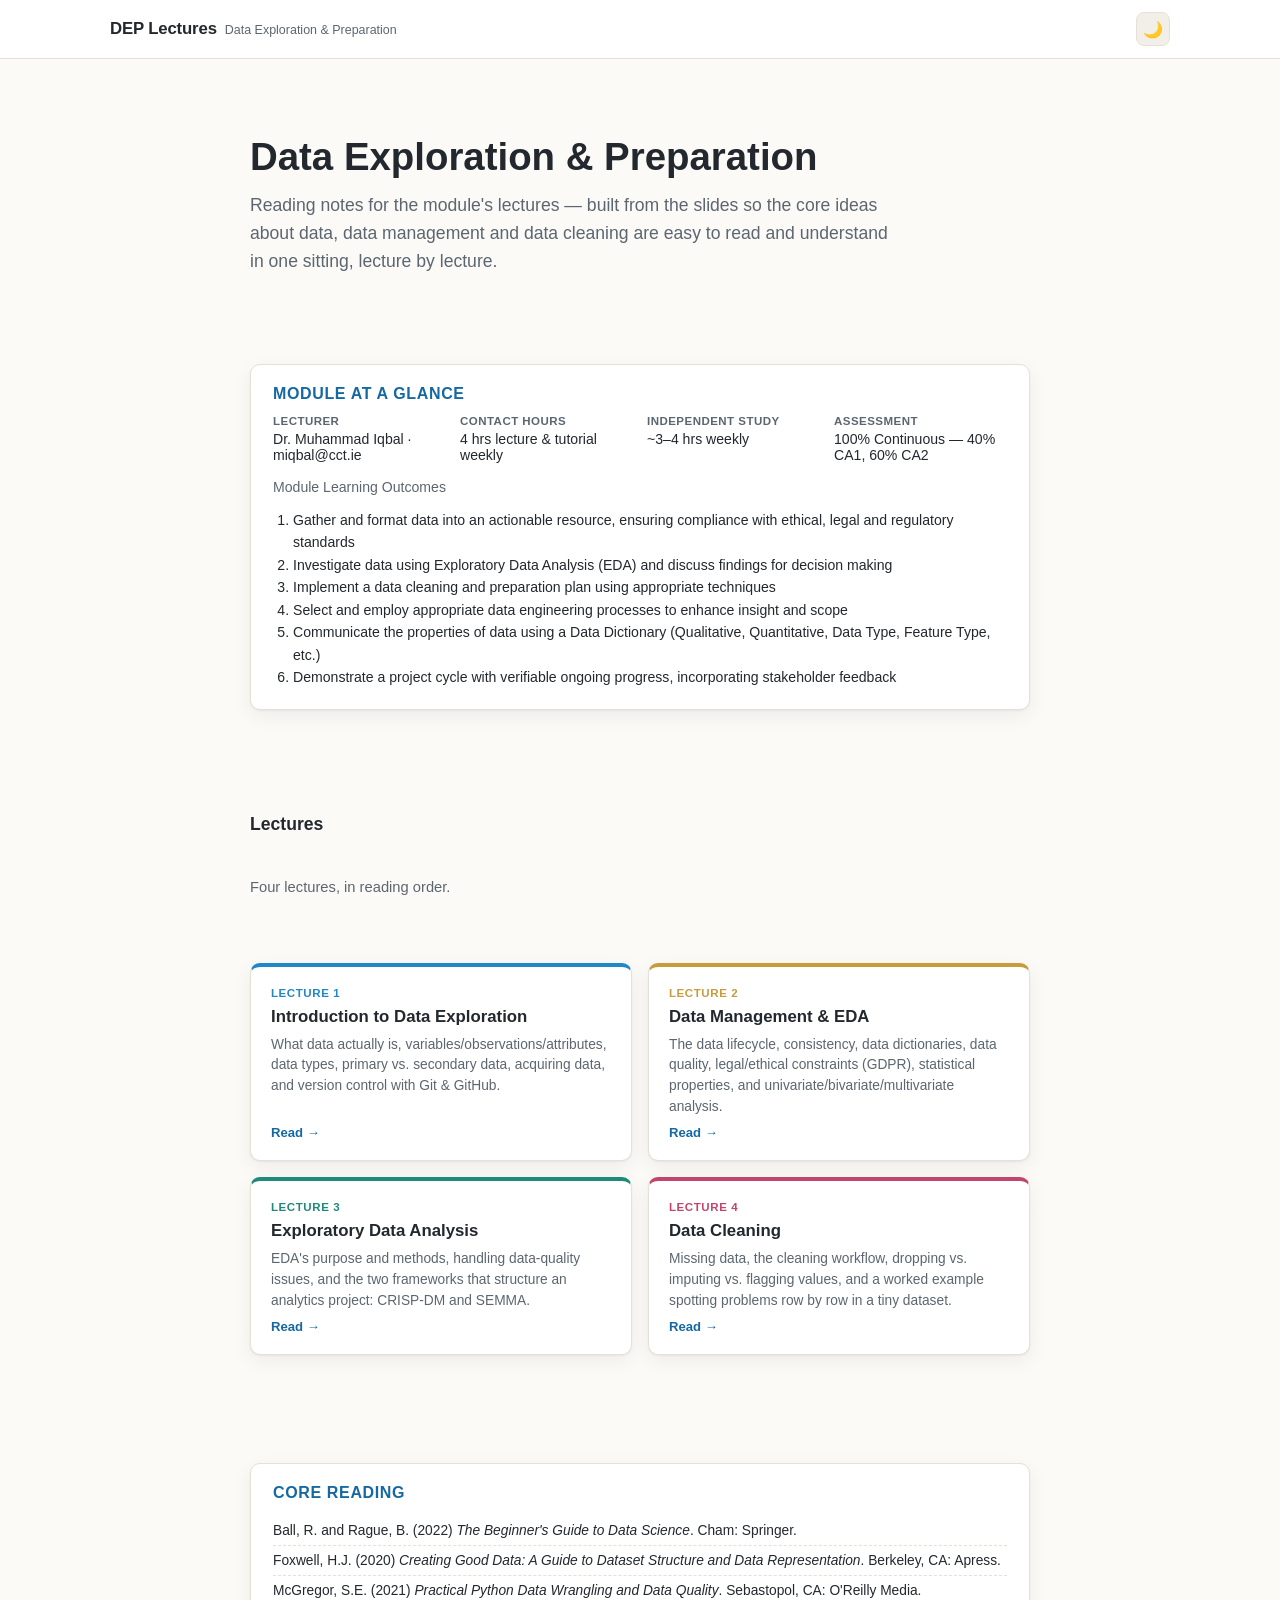
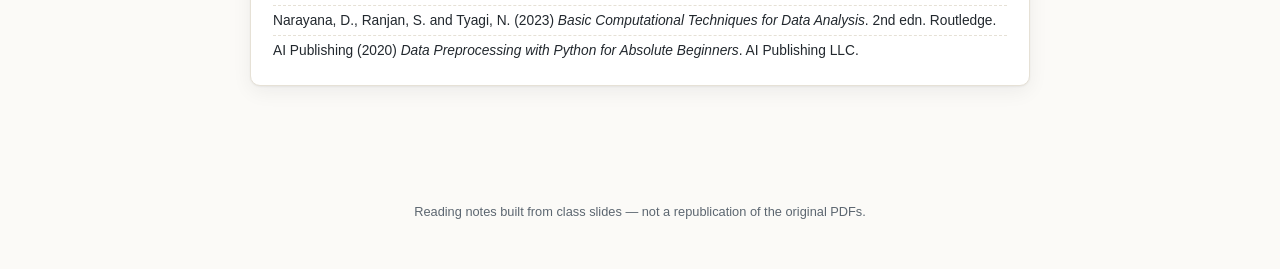
<file: index.html>
<!doctype html>
<html lang="en">
<head>
  <meta charset="utf-8" />
  <meta name="viewport" content="width=device-width, initial-scale=1" />
  <title>DEP Lectures — Data Exploration &amp; Preparation</title>
  <meta name="description" content="Clean, readable lecture notes for Data Exploration & Preparation (DIPDAB Sep26 cohort, CCT College Dublin)." />
  <link rel="icon" href="data:image/svg+xml,<svg xmlns=%22http://www.w3.org/2000/svg%22 viewBox=%220 0 100 100%22><text y=%22.9em%22 font-size=%2290%22>📖</text></svg>" />
  <link rel="stylesheet" href="css/style.css" />
</head>
<body>
  <div class="progress-rail"><div class="progress-rail-fill" id="progressFill"></div></div>

  <header class="topbar">
    <div class="topbar-inner">
      <a class="brand" href="index.html">
        <span class="mark">DEP Lectures</span>
        <span class="sub">Data Exploration &amp; Preparation</span>
      </a>
      <div class="topbar-actions">
        <button class="theme-toggle" id="themeToggle" title="Toggle dark / light mode" aria-label="Toggle dark / light mode">🌙</button>
      </div>
    </div>
  </header>

  <div class="layout no-sidebar">
    <section class="hero">
      <h1>Data Exploration &amp; Preparation</h1>
      <p class="lead">
        Reading notes for the module's lectures — built from the slides so the core ideas
        about data, data management and data cleaning are easy to read and understand in
        one sitting, lecture by lecture.
      </p>
    </section>

    <div class="module-card">
      <h2>Module at a glance</h2>
      <div class="module-grid-info">
        <div><strong>Lecturer</strong>Dr. Muhammad Iqbal · miqbal@cct.ie</div>
        <div><strong>Contact hours</strong>4 hrs lecture &amp; tutorial weekly</div>
        <div><strong>Independent study</strong>~3–4 hrs weekly</div>
        <div><strong>Assessment</strong>100% Continuous — 40% CA1, 60% CA2</div>
      </div>
      <p style="font-family:var(--font-ui); font-size:0.88rem; color:var(--text-muted); margin:16px 0 6px;">
        Module Learning Outcomes
      </p>
      <ol class="mlo-list">
        <li>Gather and format data into an actionable resource, ensuring compliance with ethical, legal and regulatory standards</li>
        <li>Investigate data using Exploratory Data Analysis (EDA) and discuss findings for decision making</li>
        <li>Implement a data cleaning and preparation plan using appropriate techniques</li>
        <li>Select and employ appropriate data engineering processes to enhance insight and scope</li>
        <li>Communicate the properties of data using a Data Dictionary (Qualitative, Quantitative, Data Type, Feature Type, etc.)</li>
        <li>Demonstrate a project cycle with verifiable ongoing progress, incorporating stakeholder feedback</li>
      </ol>
    </div>

    <h2 style="font-size:1.1rem; margin: 36px 0 4px;">Lectures</h2>
    <p style="color:var(--text-muted); font-size:0.92rem; margin:0;">Four lectures, in reading order.</p>

    <div class="lecture-grid">
      <a class="lecture-card c1" href="lectures/01-introduction-to-data.html">
        <span class="lec-no">Lecture 1</span>
        <h3>Introduction to Data Exploration</h3>
        <p>What data actually is, variables/observations/attributes, data types, primary vs. secondary data, acquiring data, and version control with Git &amp; GitHub.</p>
        <span class="read-link">Read →</span>
      </a>
      <a class="lecture-card c2" href="lectures/02-data-management-and-eda.html">
        <span class="lec-no">Lecture 2</span>
        <h3>Data Management &amp; EDA</h3>
        <p>The data lifecycle, consistency, data dictionaries, data quality, legal/ethical constraints (GDPR), statistical properties, and univariate/bivariate/multivariate analysis.</p>
        <span class="read-link">Read →</span>
      </a>
      <a class="lecture-card c3" href="lectures/03-exploratory-data-analysis.html">
        <span class="lec-no">Lecture 3</span>
        <h3>Exploratory Data Analysis</h3>
        <p>EDA's purpose and methods, handling data-quality issues, and the two frameworks that structure an analytics project: CRISP-DM and SEMMA.</p>
        <span class="read-link">Read →</span>
      </a>
      <a class="lecture-card c4" href="lectures/04-data-cleaning.html">
        <span class="lec-no">Lecture 4</span>
        <h3>Data Cleaning</h3>
        <p>Missing data, the cleaning workflow, dropping vs. imputing vs. flagging values, and a worked example spotting problems row by row in a tiny dataset.</p>
        <span class="read-link">Read →</span>
      </a>
    </div>

    <div class="module-card">
      <h2>Core reading</h2>
      <ul class="books-list">
        <li>Ball, R. and Rague, B. (2022) <em>The Beginner's Guide to Data Science</em>. Cham: Springer.</li>
        <li>Foxwell, H.J. (2020) <em>Creating Good Data: A Guide to Dataset Structure and Data Representation</em>. Berkeley, CA: Apress.</li>
        <li>McGregor, S.E. (2021) <em>Practical Python Data Wrangling and Data Quality</em>. Sebastopol, CA: O'Reilly Media.</li>
        <li>Narayana, D., Ranjan, S. and Tyagi, N. (2023) <em>Basic Computational Techniques for Data Analysis</em>. 2nd edn. Routledge.</li>
        <li>AI Publishing (2020) <em>Data Preprocessing with Python for Absolute Beginners</em>. AI Publishing LLC.</li>
      </ul>
    </div>
  </div>

  <footer class="site-footer">
    Reading notes built from class slides — not a republication of the original PDFs.
  </footer>

  <script src="js/main.js"></script>
</body>
</html>
</file>
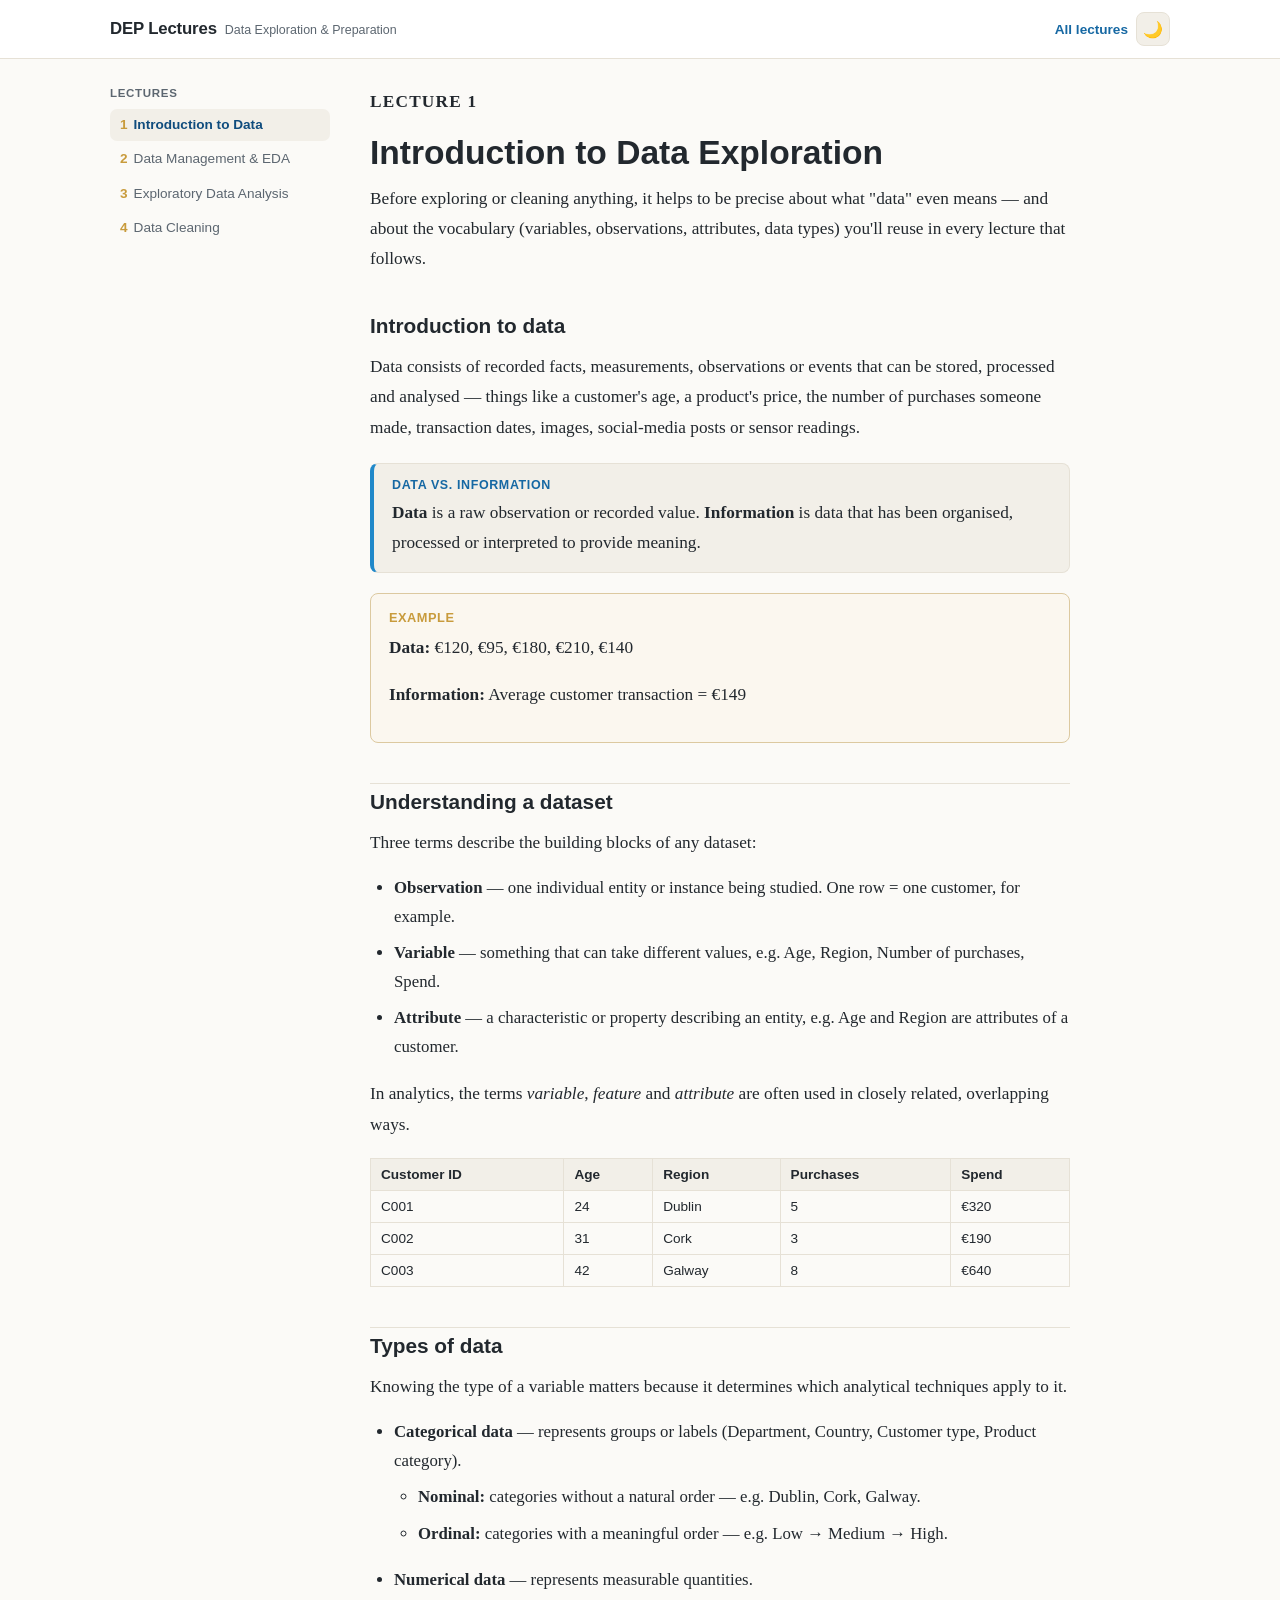
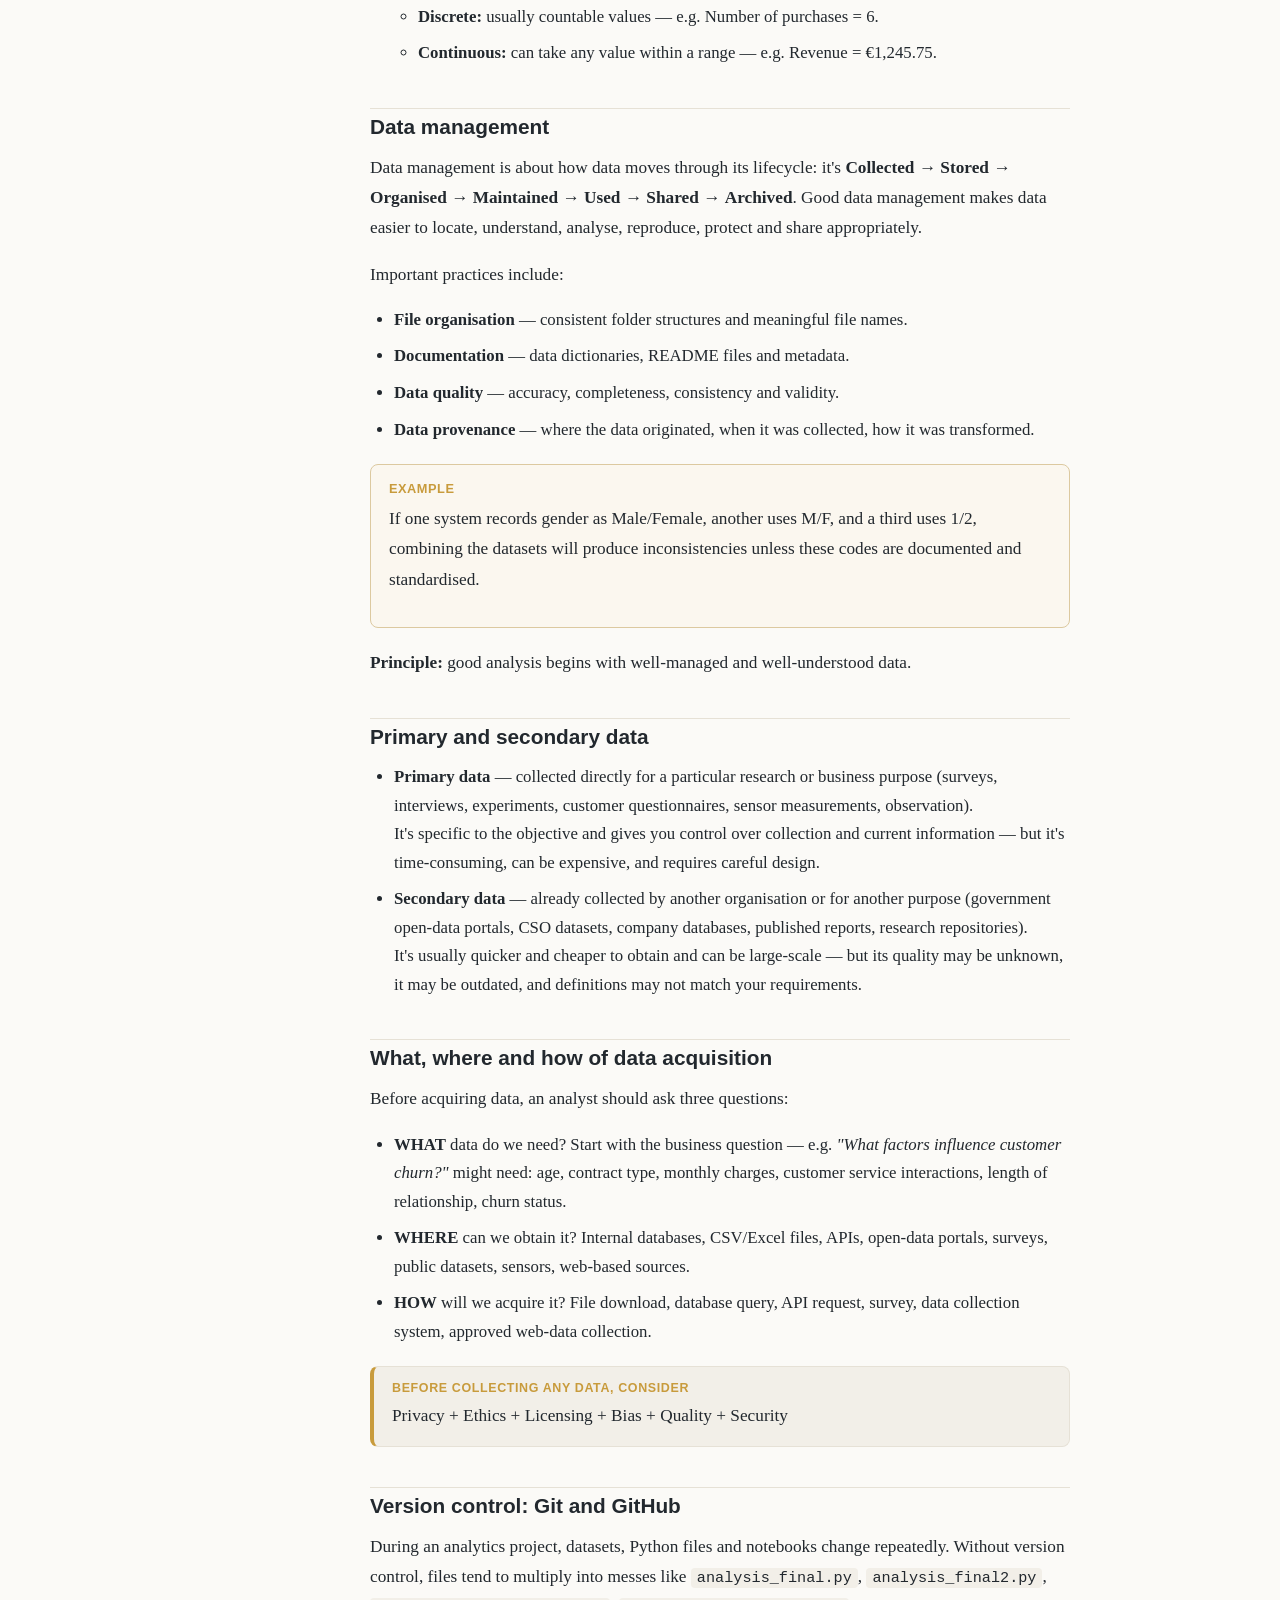
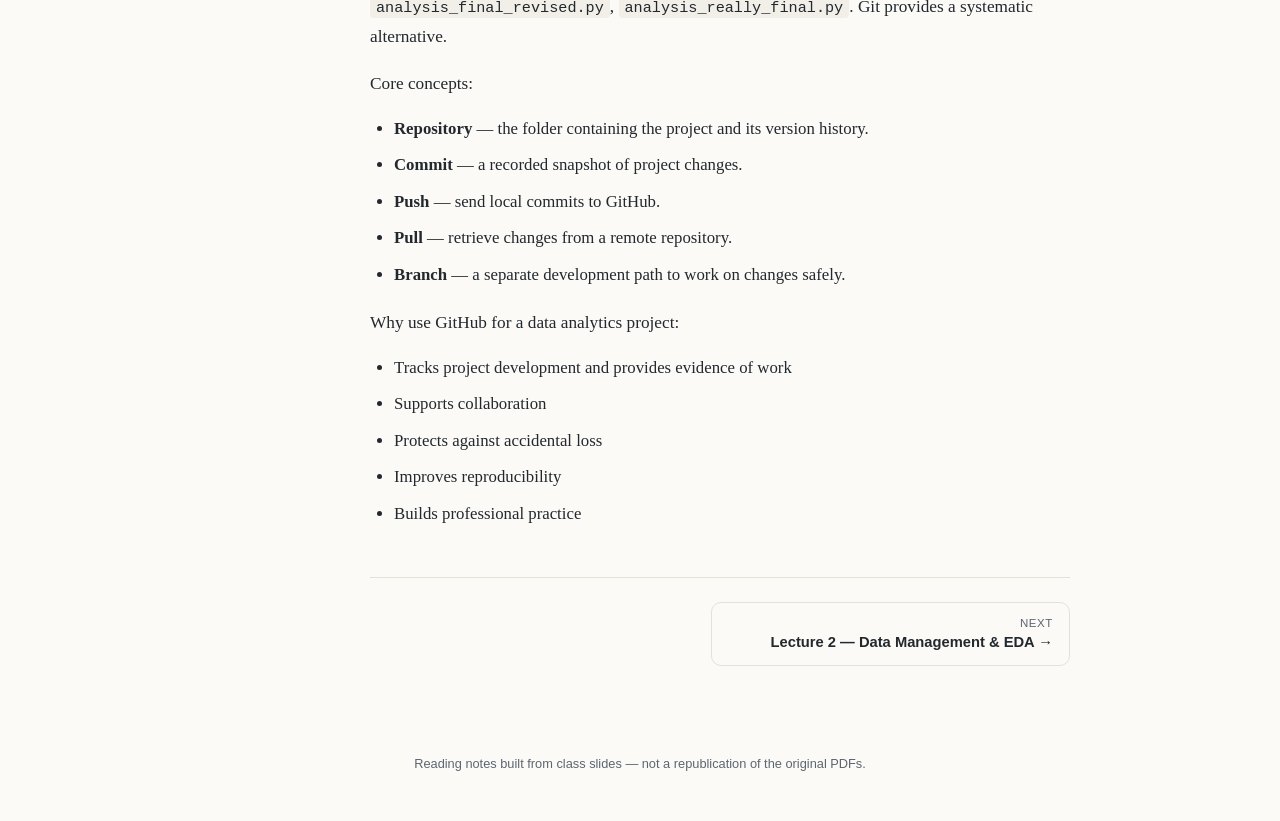
<file: lectures/01-introduction-to-data.html>
<!doctype html>
<html lang="en">
<head>
  <meta charset="utf-8" />
  <meta name="viewport" content="width=device-width, initial-scale=1" />
  <title>Lecture 1 — Introduction to Data Exploration | DEP Lectures</title>
  <meta name="description" content="What data is, variables/observations/attributes, data types, primary vs secondary data, data acquisition, and version control (Git & GitHub)." />
  <link rel="icon" href="data:image/svg+xml,<svg xmlns=%22http://www.w3.org/2000/svg%22 viewBox=%220 0 100 100%22><text y=%22.9em%22 font-size=%2290%22>📖</text></svg>" />
  <link rel="stylesheet" href="../css/style.css" />
</head>
<body>
  <div class="progress-rail"><div class="progress-rail-fill" id="progressFill"></div></div>

  <header class="topbar">
    <div class="topbar-inner">
      <a class="brand" href="../index.html">
        <span class="mark">DEP Lectures</span>
        <span class="sub">Data Exploration &amp; Preparation</span>
      </a>
      <div class="topbar-actions">
        <a class="home-link" href="../index.html">All lectures</a>
        <button class="theme-toggle" id="themeToggle" title="Toggle dark / light mode" aria-label="Toggle dark / light mode">🌙</button>
      </div>
    </div>
  </header>

  <div class="layout">
    <nav class="side-nav">
      <p class="side-label">Lectures</p>
      <a href="01-introduction-to-data.html"><span class="num">1</span>Introduction to Data</a>
      <a href="02-data-management-and-eda.html"><span class="num">2</span>Data Management &amp; EDA</a>
      <a href="03-exploratory-data-analysis.html"><span class="num">3</span>Exploratory Data Analysis</a>
      <a href="04-data-cleaning.html"><span class="num">4</span>Data Cleaning</a>
    </nav>

    <article class="reading">
      <p class="kicker">Lecture 1</p>
      <h1>Introduction to Data Exploration</h1>
      <p class="lede">
        Before exploring or cleaning anything, it helps to be precise about what "data" even
        means — and about the vocabulary (variables, observations, attributes, data types)
        you'll reuse in every lecture that follows.
      </p>

      <details class="on-this-page">
        <summary>On this page</summary>
        <ul>
          <li><a href="#intro-to-data">Introduction to data</a></li>
          <li><a href="#understanding-a-dataset">Understanding a dataset</a></li>
          <li><a href="#types-of-data">Types of data</a></li>
          <li><a href="#data-management">Data management</a></li>
          <li><a href="#primary-secondary">Primary and secondary data</a></li>
          <li><a href="#acquisition">What, where and how of data acquisition</a></li>
          <li><a href="#version-control">Version control: Git and GitHub</a></li>
        </ul>
      </details>

      <h2 id="intro-to-data">Introduction to data</h2>
      <p>
        Data consists of recorded facts, measurements, observations or events that can be
        stored, processed and analysed — things like a customer's age, a product's price, the
        number of purchases someone made, transaction dates, images, social-media posts or
        sensor readings.
      </p>

      <div class="callout">
        <div class="callout-title">Data vs. information</div>
        <p><strong>Data</strong> is a raw observation or recorded value. <strong>Information</strong> is data that has been organised, processed or interpreted to provide meaning.</p>
      </div>

      <div class="example">
        <div class="example-title">Example</div>
        <p><strong>Data:</strong> €120, €95, €180, €210, €140</p>
        <p><strong>Information:</strong> Average customer transaction = €149</p>
      </div>

      <h2 id="understanding-a-dataset">Understanding a dataset</h2>
      <p>Three terms describe the building blocks of any dataset:</p>
      <ul>
        <li><strong>Observation</strong> — one individual entity or instance being studied. One row = one customer, for example.</li>
        <li><strong>Variable</strong> — something that can take different values, e.g. Age, Region, Number of purchases, Spend.</li>
        <li><strong>Attribute</strong> — a characteristic or property describing an entity, e.g. Age and Region are attributes of a customer.</li>
      </ul>
      <p>In analytics, the terms <em>variable</em>, <em>feature</em> and <em>attribute</em> are often used in closely related, overlapping ways.</p>

      <div class="table-scroll">
      <table class="data-table">
        <thead><tr><th>Customer ID</th><th>Age</th><th>Region</th><th>Purchases</th><th>Spend</th></tr></thead>
        <tbody>
          <tr><td>C001</td><td>24</td><td>Dublin</td><td>5</td><td>€320</td></tr>
          <tr><td>C002</td><td>31</td><td>Cork</td><td>3</td><td>€190</td></tr>
          <tr><td>C003</td><td>42</td><td>Galway</td><td>8</td><td>€640</td></tr>
        </tbody>
      </table>
      </div>

      <h2 id="types-of-data">Types of data</h2>
      <p>Knowing the type of a variable matters because it determines which analytical techniques apply to it.</p>
      <ul>
        <li><strong>Categorical data</strong> — represents groups or labels (Department, Country, Customer type, Product category).
          <ul>
            <li><strong>Nominal:</strong> categories without a natural order — e.g. Dublin, Cork, Galway.</li>
            <li><strong>Ordinal:</strong> categories with a meaningful order — e.g. Low → Medium → High.</li>
          </ul>
        </li>
        <li><strong>Numerical data</strong> — represents measurable quantities.
          <ul>
            <li><strong>Discrete:</strong> usually countable values — e.g. Number of purchases = 6.</li>
            <li><strong>Continuous:</strong> can take any value within a range — e.g. Revenue = €1,245.75.</li>
          </ul>
        </li>
      </ul>

      <h2 id="data-management">Data management</h2>
      <p>
        Data management is about how data moves through its lifecycle: it's <strong>Collected</strong> →
        <strong>Stored</strong> → <strong>Organised</strong> → <strong>Maintained</strong> → <strong>Used</strong> →
        <strong>Shared</strong> → <strong>Archived</strong>. Good data management makes data easier to locate,
        understand, analyse, reproduce, protect and share appropriately.
      </p>
      <p>Important practices include:</p>
      <ul>
        <li><strong>File organisation</strong> — consistent folder structures and meaningful file names.</li>
        <li><strong>Documentation</strong> — data dictionaries, README files and metadata.</li>
        <li><strong>Data quality</strong> — accuracy, completeness, consistency and validity.</li>
        <li><strong>Data provenance</strong> — where the data originated, when it was collected, how it was transformed.</li>
      </ul>

      <div class="example">
        <div class="example-title">Example</div>
        <p>If one system records gender as Male/Female, another uses M/F, and a third uses 1/2, combining the datasets will produce inconsistencies unless these codes are documented and standardised.</p>
      </div>

      <p><strong>Principle:</strong> good analysis begins with well-managed and well-understood data.</p>

      <h2 id="primary-secondary">Primary and secondary data</h2>
      <ul>
        <li>
          <strong>Primary data</strong> — collected directly for a particular research or business purpose
          (surveys, interviews, experiments, customer questionnaires, sensor measurements, observation).
          <br />It's specific to the objective and gives you control over collection and current information —
          but it's time-consuming, can be expensive, and requires careful design.
        </li>
        <li>
          <strong>Secondary data</strong> — already collected by another organisation or for another purpose
          (government open-data portals, CSO datasets, company databases, published reports, research
          repositories). <br />It's usually quicker and cheaper to obtain and can be large-scale — but its
          quality may be unknown, it may be outdated, and definitions may not match your requirements.
        </li>
      </ul>

      <h2 id="acquisition">What, where and how of data acquisition</h2>
      <p>Before acquiring data, an analyst should ask three questions:</p>
      <ul>
        <li>
          <strong>WHAT</strong> data do we need? Start with the business question — e.g. <em>"What factors
          influence customer churn?"</em> might need: age, contract type, monthly charges, customer service
          interactions, length of relationship, churn status.
        </li>
        <li>
          <strong>WHERE</strong> can we obtain it? Internal databases, CSV/Excel files, APIs, open-data
          portals, surveys, public datasets, sensors, web-based sources.
        </li>
        <li>
          <strong>HOW</strong> will we acquire it? File download, database query, API request, survey, data
          collection system, approved web-data collection.
        </li>
      </ul>

      <div class="callout gold">
        <div class="callout-title">Before collecting any data, consider</div>
        <p>Privacy + Ethics + Licensing + Bias + Quality + Security</p>
      </div>

      <h2 id="version-control">Version control: Git and GitHub</h2>
      <p>
        During an analytics project, datasets, Python files and notebooks change repeatedly.
        Without version control, files tend to multiply into messes like
        <code class="inline">analysis_final.py</code>, <code class="inline">analysis_final2.py</code>,
        <code class="inline">analysis_final_revised.py</code>, <code class="inline">analysis_really_final.py</code>.
        Git provides a systematic alternative.
      </p>
      <p>Core concepts:</p>
      <ul>
        <li><strong>Repository</strong> — the folder containing the project and its version history.</li>
        <li><strong>Commit</strong> — a recorded snapshot of project changes.</li>
        <li><strong>Push</strong> — send local commits to GitHub.</li>
        <li><strong>Pull</strong> — retrieve changes from a remote repository.</li>
        <li><strong>Branch</strong> — a separate development path to work on changes safely.</li>
      </ul>
      <p>Why use GitHub for a data analytics project:</p>
      <ul>
        <li>Tracks project development and provides evidence of work</li>
        <li>Supports collaboration</li>
        <li>Protects against accidental loss</li>
        <li>Improves reproducibility</li>
        <li>Builds professional practice</li>
      </ul>

      <div class="pager">
        <span class="spacer"></span>
        <a class="next" href="02-data-management-and-eda.html">
          <span class="pager-label">Next</span>
          <span class="pager-title">Lecture 2 — Data Management &amp; EDA →</span>
        </a>
      </div>
    </article>
  </div>

  <footer class="site-footer">
    Reading notes built from class slides — not a republication of the original PDFs.
  </footer>

  <script src="../js/main.js"></script>
</body>
</html>
</file>
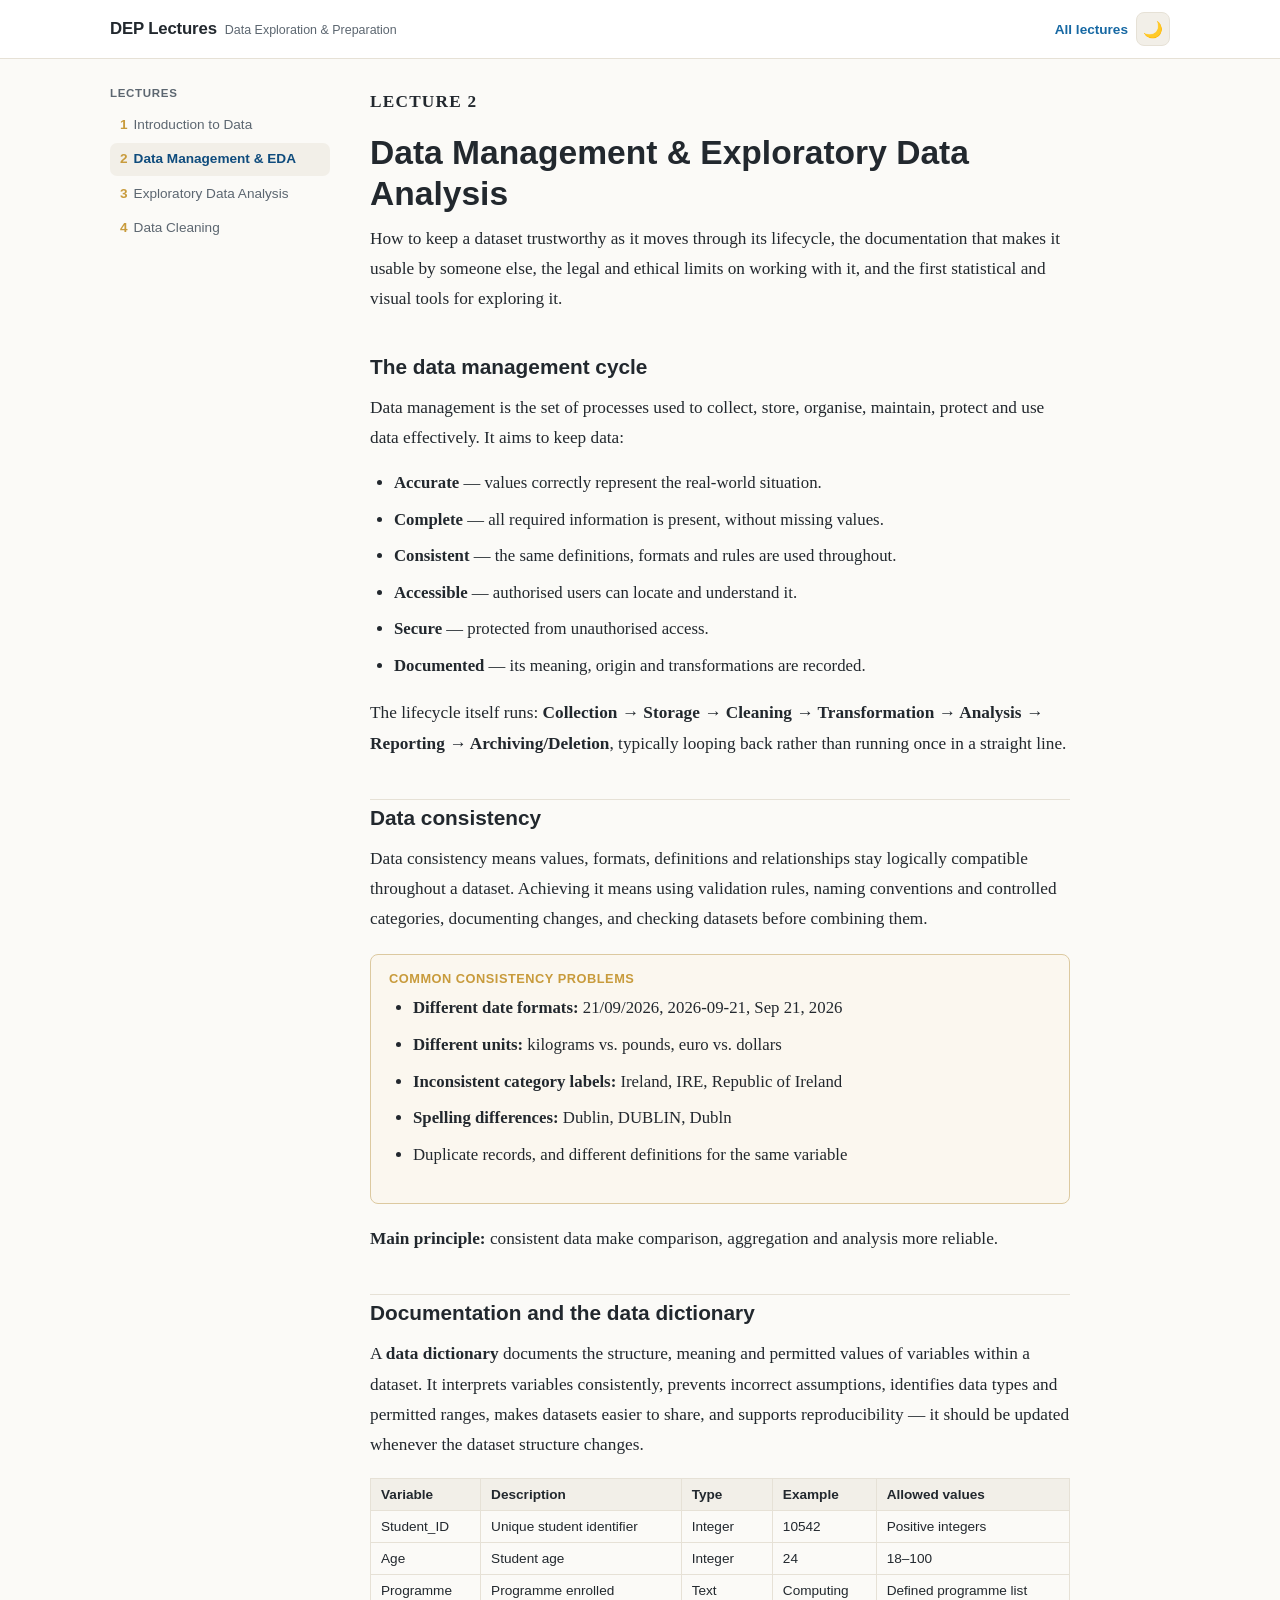
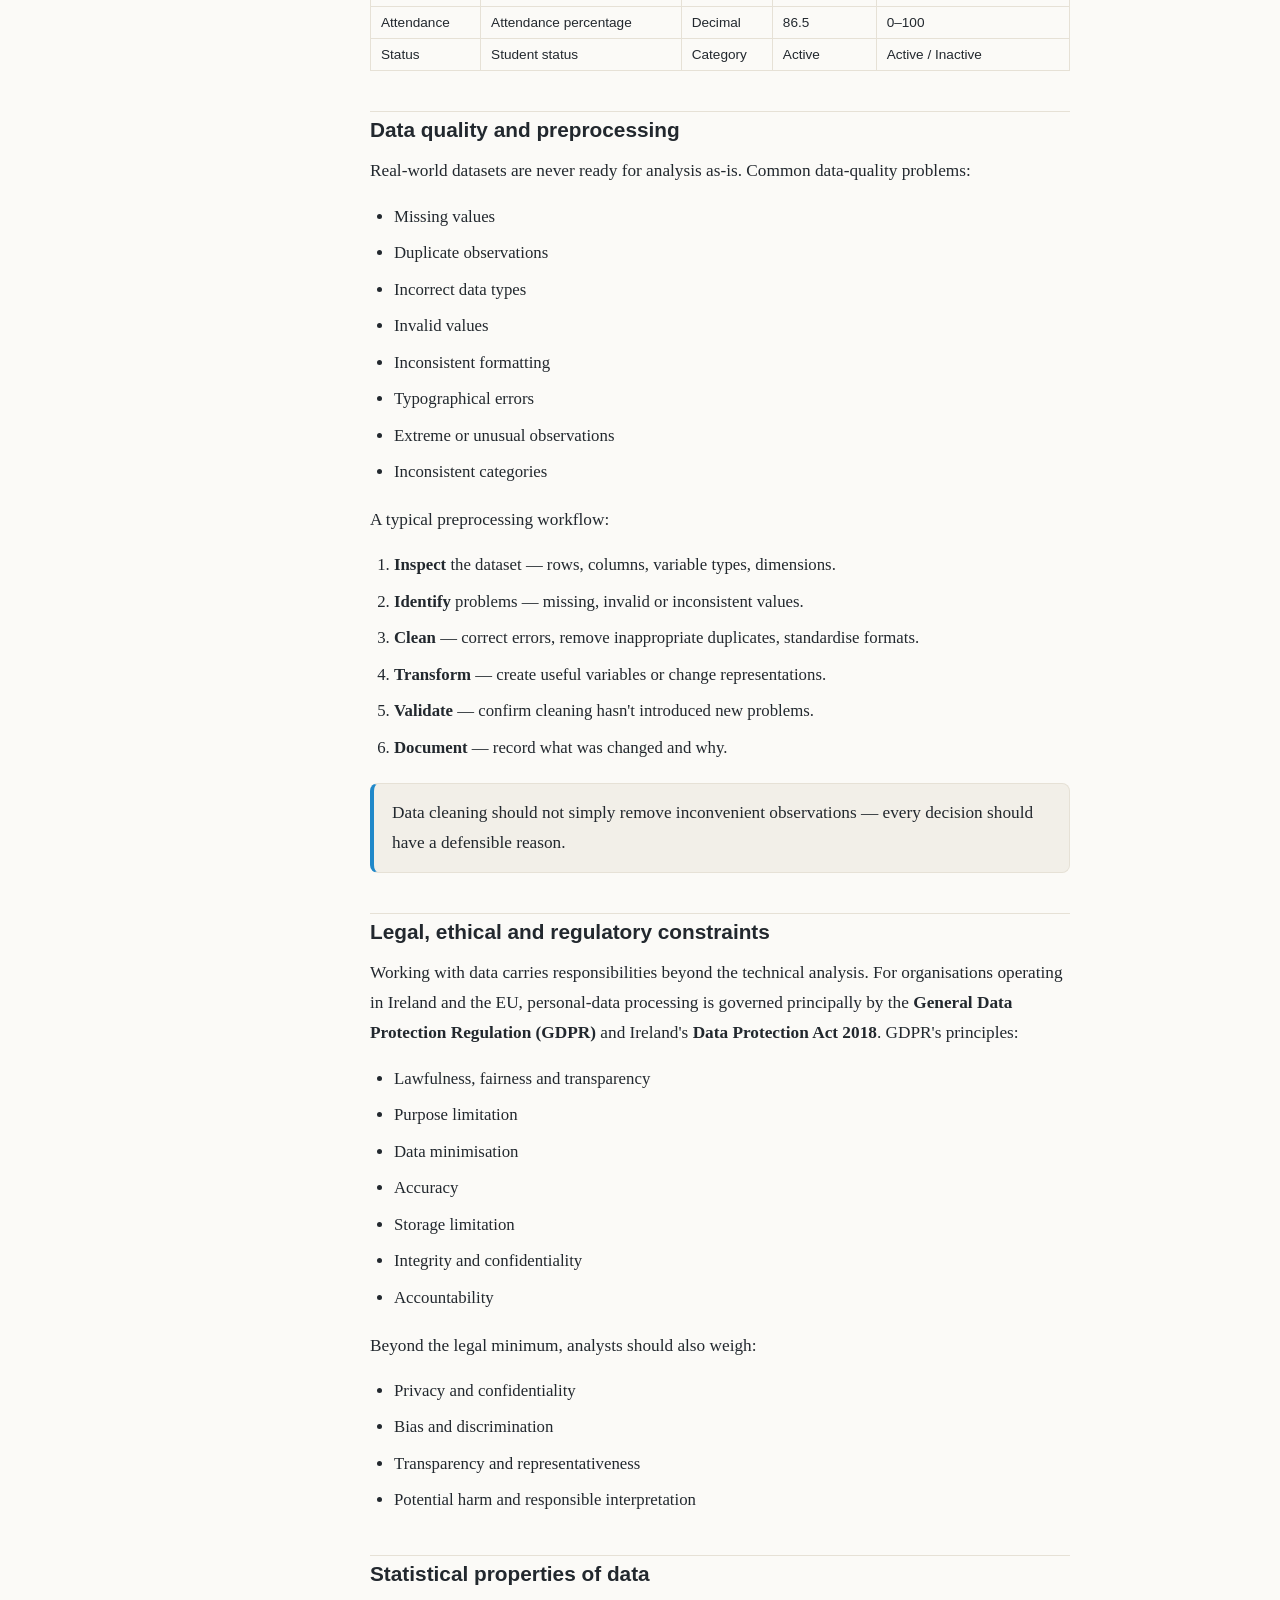
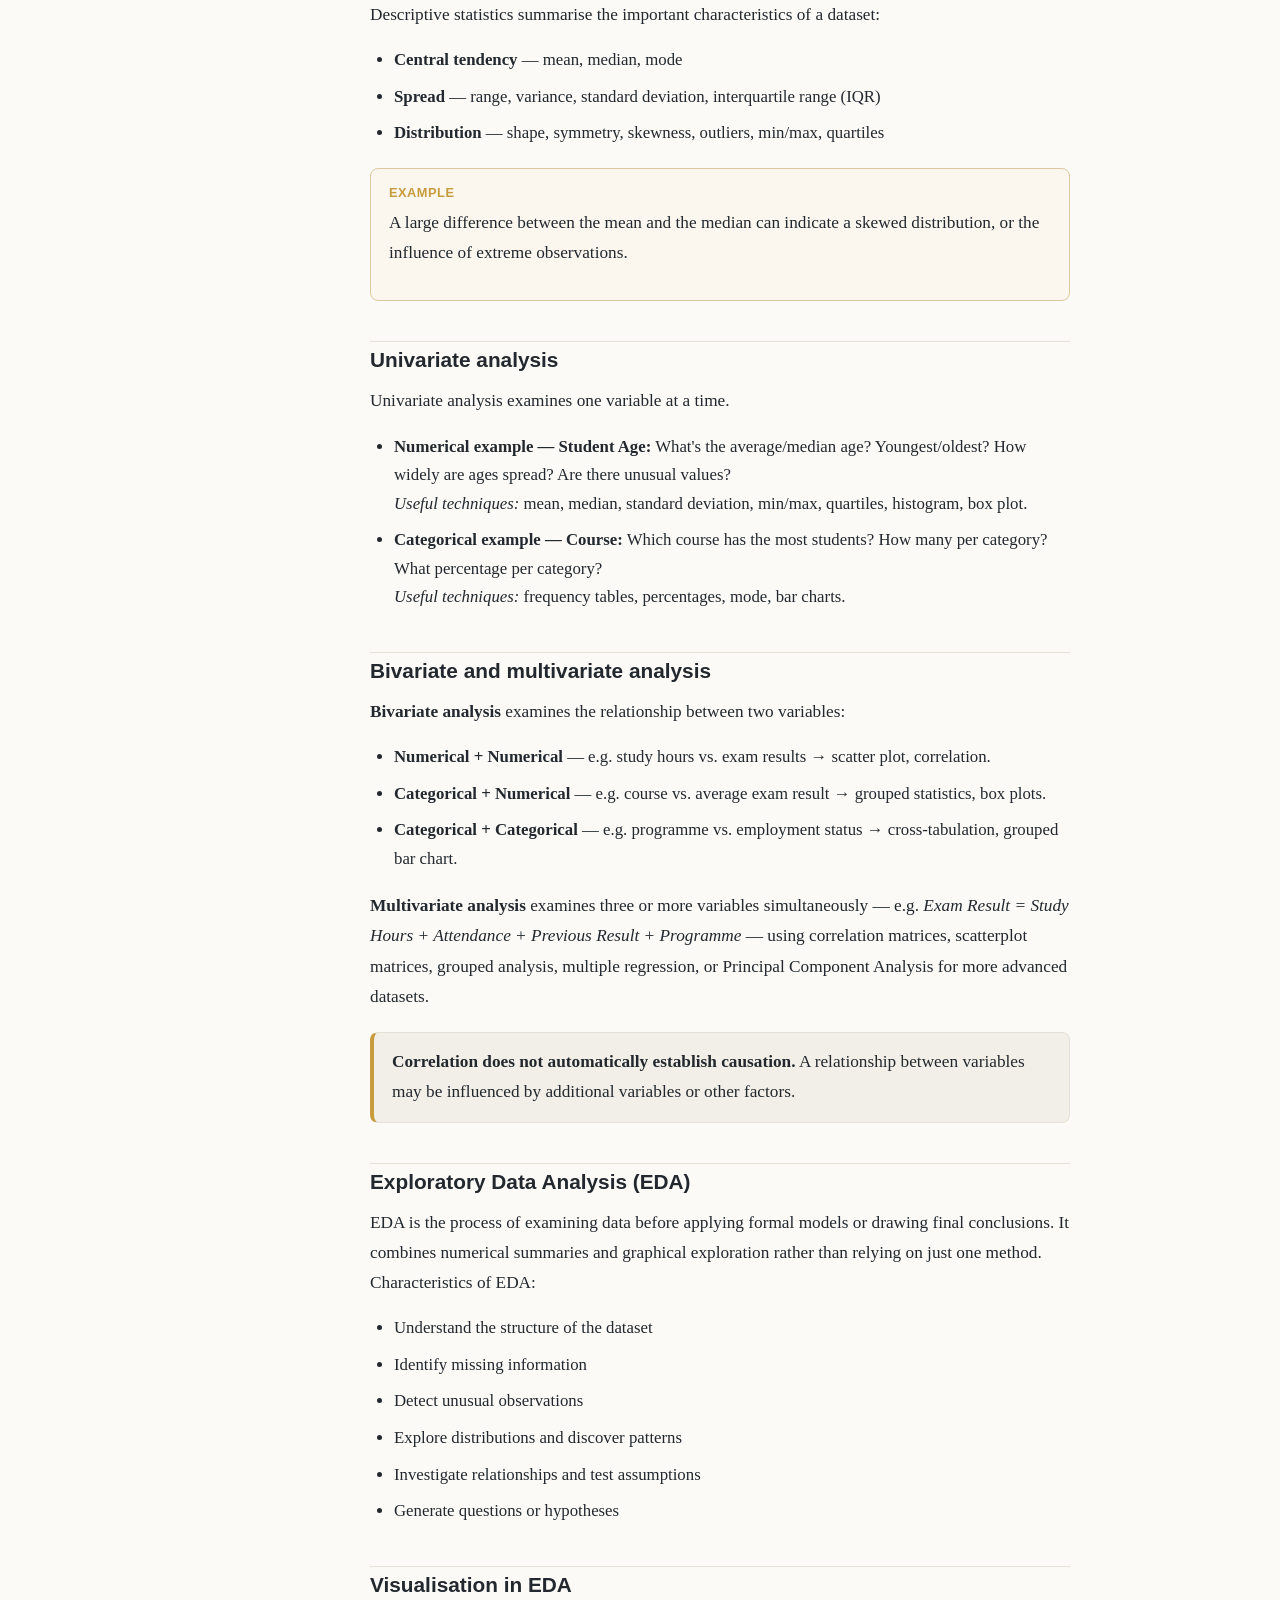
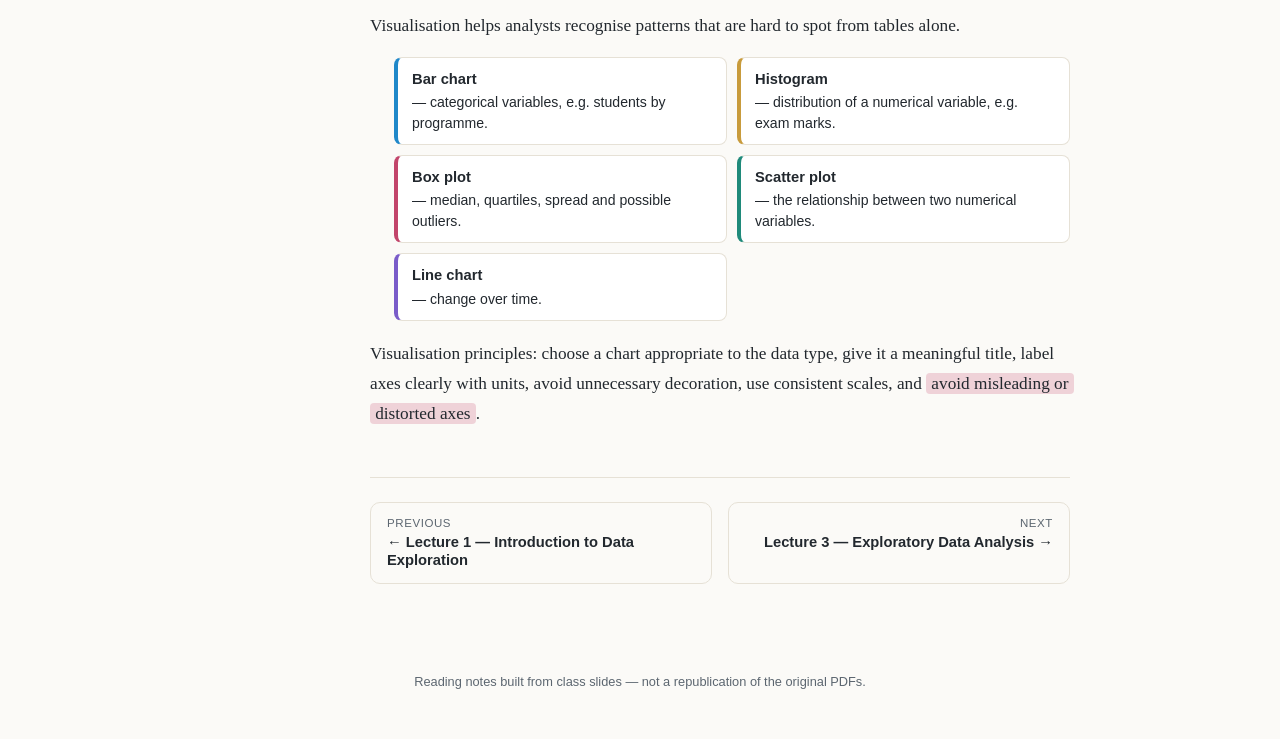
<file: lectures/02-data-management-and-eda.html>
<!doctype html>
<html lang="en">
<head>
  <meta charset="utf-8" />
  <meta name="viewport" content="width=device-width, initial-scale=1" />
  <title>Lecture 2 — Data Management &amp; EDA | DEP Lectures</title>
  <meta name="description" content="The data lifecycle, consistency, data dictionaries, data quality, legal/ethical constraints, statistical properties, and univariate/bivariate/multivariate analysis." />
  <link rel="icon" href="data:image/svg+xml,<svg xmlns=%22http://www.w3.org/2000/svg%22 viewBox=%220 0 100 100%22><text y=%22.9em%22 font-size=%2290%22>📖</text></svg>" />
  <link rel="stylesheet" href="../css/style.css" />
</head>
<body>
  <div class="progress-rail"><div class="progress-rail-fill" id="progressFill"></div></div>

  <header class="topbar">
    <div class="topbar-inner">
      <a class="brand" href="../index.html">
        <span class="mark">DEP Lectures</span>
        <span class="sub">Data Exploration &amp; Preparation</span>
      </a>
      <div class="topbar-actions">
        <a class="home-link" href="../index.html">All lectures</a>
        <button class="theme-toggle" id="themeToggle" title="Toggle dark / light mode" aria-label="Toggle dark / light mode">🌙</button>
      </div>
    </div>
  </header>

  <div class="layout">
    <nav class="side-nav">
      <p class="side-label">Lectures</p>
      <a href="01-introduction-to-data.html"><span class="num">1</span>Introduction to Data</a>
      <a href="02-data-management-and-eda.html"><span class="num">2</span>Data Management &amp; EDA</a>
      <a href="03-exploratory-data-analysis.html"><span class="num">3</span>Exploratory Data Analysis</a>
      <a href="04-data-cleaning.html"><span class="num">4</span>Data Cleaning</a>
    </nav>

    <article class="reading">
      <p class="kicker">Lecture 2</p>
      <h1>Data Management &amp; Exploratory Data Analysis</h1>
      <p class="lede">
        How to keep a dataset trustworthy as it moves through its lifecycle, the
        documentation that makes it usable by someone else, the legal and ethical limits on
        working with it, and the first statistical and visual tools for exploring it.
      </p>

      <details class="on-this-page">
        <summary>On this page</summary>
        <ul>
          <li><a href="#lifecycle">The data management cycle</a></li>
          <li><a href="#consistency">Data consistency</a></li>
          <li><a href="#dictionary">Documentation and the data dictionary</a></li>
          <li><a href="#quality">Data quality and preprocessing</a></li>
          <li><a href="#legal">Legal, ethical and regulatory constraints</a></li>
          <li><a href="#stats-properties">Statistical properties of data</a></li>
          <li><a href="#univariate">Univariate analysis</a></li>
          <li><a href="#multivariate">Bivariate and multivariate analysis</a></li>
          <li><a href="#eda">Exploratory Data Analysis (EDA)</a></li>
          <li><a href="#visualisation">Visualisation in EDA</a></li>
        </ul>
      </details>

      <h2 id="lifecycle">The data management cycle</h2>
      <p>
        Data management is the set of processes used to collect, store, organise, maintain,
        protect and use data effectively. It aims to keep data:
      </p>
      <ul>
        <li><strong>Accurate</strong> — values correctly represent the real-world situation.</li>
        <li><strong>Complete</strong> — all required information is present, without missing values.</li>
        <li><strong>Consistent</strong> — the same definitions, formats and rules are used throughout.</li>
        <li><strong>Accessible</strong> — authorised users can locate and understand it.</li>
        <li><strong>Secure</strong> — protected from unauthorised access.</li>
        <li><strong>Documented</strong> — its meaning, origin and transformations are recorded.</li>
      </ul>
      <p>
        The lifecycle itself runs: <strong>Collection → Storage → Cleaning → Transformation →
        Analysis → Reporting → Archiving/Deletion</strong>, typically looping back rather than
        running once in a straight line.
      </p>

      <h2 id="consistency">Data consistency</h2>
      <p>
        Data consistency means values, formats, definitions and relationships stay logically
        compatible throughout a dataset. Achieving it means using validation rules, naming
        conventions and controlled categories, documenting changes, and checking datasets
        before combining them.
      </p>

      <div class="example">
        <div class="example-title">Common consistency problems</div>
        <ul>
          <li><strong>Different date formats:</strong> 21/09/2026, 2026-09-21, Sep 21, 2026</li>
          <li><strong>Different units:</strong> kilograms vs. pounds, euro vs. dollars</li>
          <li><strong>Inconsistent category labels:</strong> Ireland, IRE, Republic of Ireland</li>
          <li><strong>Spelling differences:</strong> Dublin, DUBLIN, Dubln</li>
          <li>Duplicate records, and different definitions for the same variable</li>
        </ul>
      </div>

      <p><strong>Main principle:</strong> consistent data make comparison, aggregation and analysis more reliable.</p>

      <h2 id="dictionary">Documentation and the data dictionary</h2>
      <p>
        A <strong>data dictionary</strong> documents the structure, meaning and permitted
        values of variables within a dataset. It interprets variables consistently, prevents
        incorrect assumptions, identifies data types and permitted ranges, makes datasets
        easier to share, and supports reproducibility — it should be updated whenever the
        dataset structure changes.
      </p>
      <div class="table-scroll">
      <table class="data-table">
        <thead><tr><th>Variable</th><th>Description</th><th>Type</th><th>Example</th><th>Allowed values</th></tr></thead>
        <tbody>
          <tr><td>Student_ID</td><td>Unique student identifier</td><td>Integer</td><td>10542</td><td>Positive integers</td></tr>
          <tr><td>Age</td><td>Student age</td><td>Integer</td><td>24</td><td>18–100</td></tr>
          <tr><td>Programme</td><td>Programme enrolled</td><td>Text</td><td>Computing</td><td>Defined programme list</td></tr>
          <tr><td>Attendance</td><td>Attendance percentage</td><td>Decimal</td><td>86.5</td><td>0–100</td></tr>
          <tr><td>Status</td><td>Student status</td><td>Category</td><td>Active</td><td>Active / Inactive</td></tr>
        </tbody>
      </table>
      </div>

      <h2 id="quality">Data quality and preprocessing</h2>
      <p>Real-world datasets are never ready for analysis as-is. Common data-quality problems:</p>
      <ul>
        <li>Missing values</li>
        <li>Duplicate observations</li>
        <li>Incorrect data types</li>
        <li>Invalid values</li>
        <li>Inconsistent formatting</li>
        <li>Typographical errors</li>
        <li>Extreme or unusual observations</li>
        <li>Inconsistent categories</li>
      </ul>
      <p>A typical preprocessing workflow:</p>
      <ol>
        <li><strong>Inspect</strong> the dataset — rows, columns, variable types, dimensions.</li>
        <li><strong>Identify</strong> problems — missing, invalid or inconsistent values.</li>
        <li><strong>Clean</strong> — correct errors, remove inappropriate duplicates, standardise formats.</li>
        <li><strong>Transform</strong> — create useful variables or change representations.</li>
        <li><strong>Validate</strong> — confirm cleaning hasn't introduced new problems.</li>
        <li><strong>Document</strong> — record what was changed and why.</li>
      </ol>
      <div class="callout">
        <p>Data cleaning should not simply remove inconvenient observations — every decision should have a defensible reason.</p>
      </div>

      <h2 id="legal">Legal, ethical and regulatory constraints</h2>
      <p>
        Working with data carries responsibilities beyond the technical analysis. For
        organisations operating in Ireland and the EU, personal-data processing is governed
        principally by the <strong>General Data Protection Regulation (GDPR)</strong> and
        Ireland's <strong>Data Protection Act 2018</strong>. GDPR's principles:
      </p>
      <ul>
        <li>Lawfulness, fairness and transparency</li>
        <li>Purpose limitation</li>
        <li>Data minimisation</li>
        <li>Accuracy</li>
        <li>Storage limitation</li>
        <li>Integrity and confidentiality</li>
        <li>Accountability</li>
      </ul>
      <p>Beyond the legal minimum, analysts should also weigh:</p>
      <ul>
        <li>Privacy and confidentiality</li>
        <li>Bias and discrimination</li>
        <li>Transparency and representativeness</li>
        <li>Potential harm and responsible interpretation</li>
      </ul>

      <h2 id="stats-properties">Statistical properties of data</h2>
      <p>Descriptive statistics summarise the important characteristics of a dataset:</p>
      <ul>
        <li><strong>Central tendency</strong> — mean, median, mode</li>
        <li><strong>Spread</strong> — range, variance, standard deviation, interquartile range (IQR)</li>
        <li><strong>Distribution</strong> — shape, symmetry, skewness, outliers, min/max, quartiles</li>
      </ul>
      <div class="example">
        <div class="example-title">Example</div>
        <p>A large difference between the mean and the median can indicate a skewed distribution, or the influence of extreme observations.</p>
      </div>

      <h2 id="univariate">Univariate analysis</h2>
      <p>Univariate analysis examines one variable at a time.</p>
      <ul>
        <li>
          <strong>Numerical example — Student Age:</strong> What's the average/median age?
          Youngest/oldest? How widely are ages spread? Are there unusual values?
          <br /><em>Useful techniques:</em> mean, median, standard deviation, min/max, quartiles, histogram, box plot.
        </li>
        <li>
          <strong>Categorical example — Course:</strong> Which course has the most students?
          How many per category? What percentage per category?
          <br /><em>Useful techniques:</em> frequency tables, percentages, mode, bar charts.
        </li>
      </ul>

      <h2 id="multivariate">Bivariate and multivariate analysis</h2>
      <p><strong>Bivariate analysis</strong> examines the relationship between two variables:</p>
      <ul>
        <li><strong>Numerical + Numerical</strong> — e.g. study hours vs. exam results → scatter plot, correlation.</li>
        <li><strong>Categorical + Numerical</strong> — e.g. course vs. average exam result → grouped statistics, box plots.</li>
        <li><strong>Categorical + Categorical</strong> — e.g. programme vs. employment status → cross-tabulation, grouped bar chart.</li>
      </ul>
      <p>
        <strong>Multivariate analysis</strong> examines three or more variables simultaneously —
        e.g. <em>Exam Result = Study Hours + Attendance + Previous Result + Programme</em> —
        using correlation matrices, scatterplot matrices, grouped analysis, multiple regression,
        or Principal Component Analysis for more advanced datasets.
      </p>
      <div class="callout gold">
        <p><strong>Correlation does not automatically establish causation.</strong> A relationship between variables may be influenced by additional variables or other factors.</p>
      </div>

      <h2 id="eda">Exploratory Data Analysis (EDA)</h2>
      <p>
        EDA is the process of examining data before applying formal models or drawing final
        conclusions. It combines numerical summaries and graphical exploration rather than
        relying on just one method. Characteristics of EDA:
      </p>
      <ul>
        <li>Understand the structure of the dataset</li>
        <li>Identify missing information</li>
        <li>Detect unusual observations</li>
        <li>Explore distributions and discover patterns</li>
        <li>Investigate relationships and test assumptions</li>
        <li>Generate questions or hypotheses</li>
      </ul>

      <h2 id="visualisation">Visualisation in EDA</h2>
      <p>Visualisation helps analysts recognise patterns that are hard to spot from tables alone.</p>
      <ul class="tech-grid">
        <li><strong>Bar chart</strong> — categorical variables, e.g. students by programme.</li>
        <li class="c2"><strong>Histogram</strong> — distribution of a numerical variable, e.g. exam marks.</li>
        <li class="c3"><strong>Box plot</strong> — median, quartiles, spread and possible outliers.</li>
        <li class="c4"><strong>Scatter plot</strong> — the relationship between two numerical variables.</li>
        <li class="c5"><strong>Line chart</strong> — change over time.</li>
      </ul>
      <p>Visualisation principles: choose a chart appropriate to the data type, give it a meaningful title, label axes clearly with units, avoid unnecessary decoration, use consistent scales, and <mark class="hl rose">avoid misleading or distorted axes</mark>.</p>

      <div class="pager">
        <a class="prev" href="01-introduction-to-data.html">
          <span class="pager-label">Previous</span>
          <span class="pager-title">← Lecture 1 — Introduction to Data Exploration</span>
        </a>
        <a class="next" href="03-exploratory-data-analysis.html">
          <span class="pager-label">Next</span>
          <span class="pager-title">Lecture 3 — Exploratory Data Analysis →</span>
        </a>
      </div>
    </article>
  </div>

  <footer class="site-footer">
    Reading notes built from class slides — not a republication of the original PDFs.
  </footer>

  <script src="../js/main.js"></script>
</body>
</html>
</file>
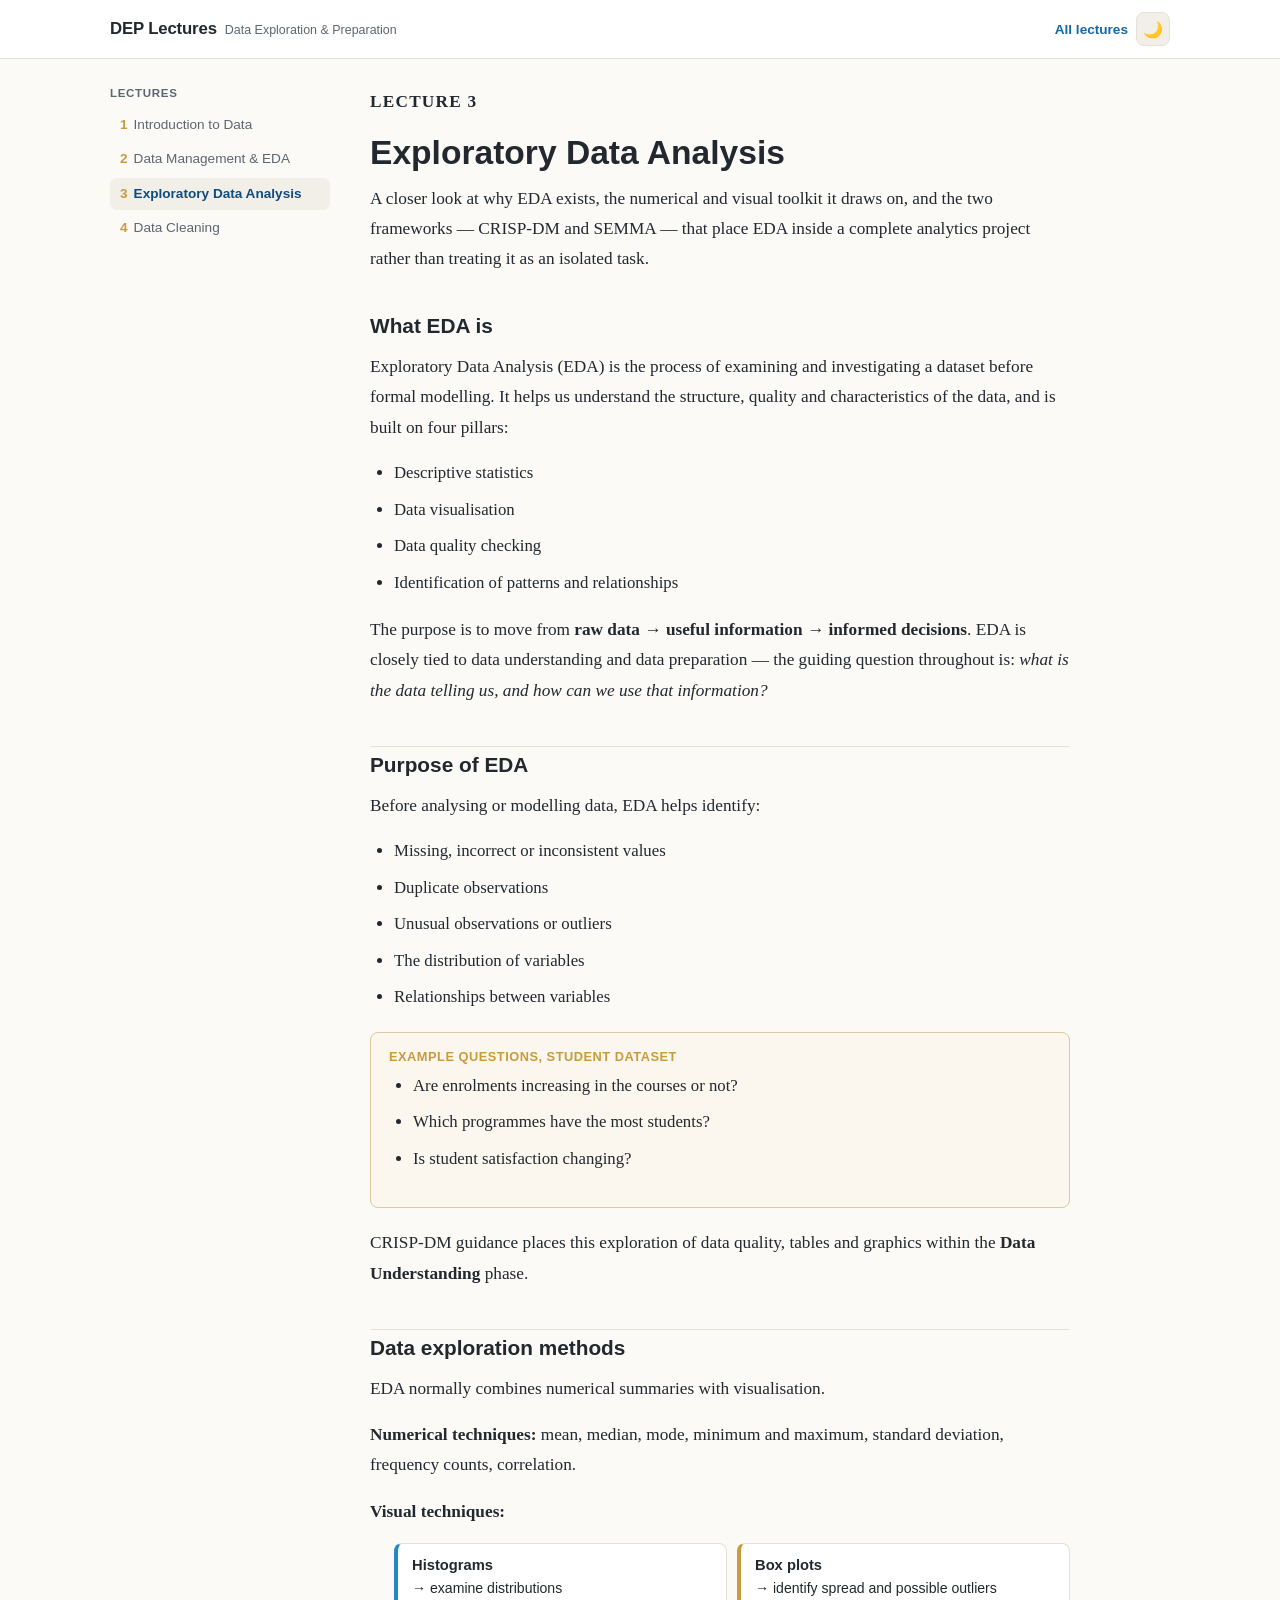
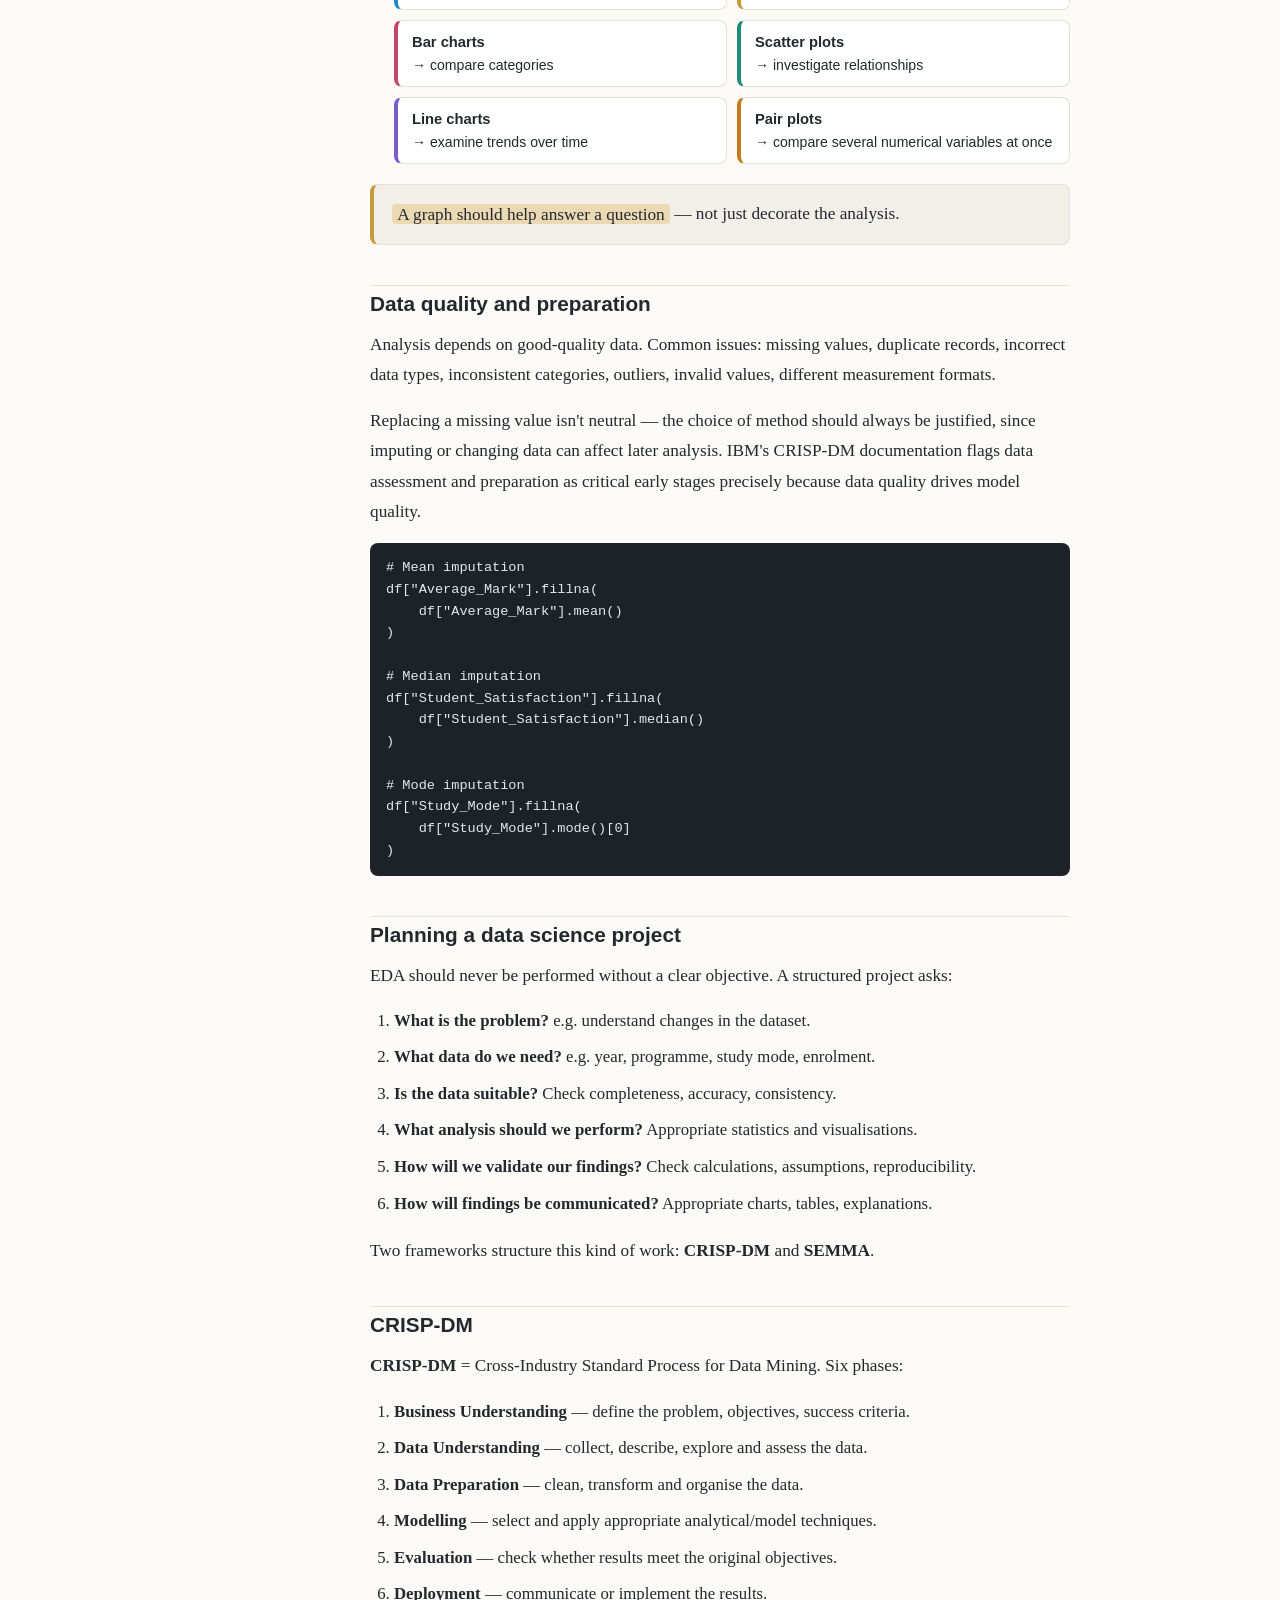
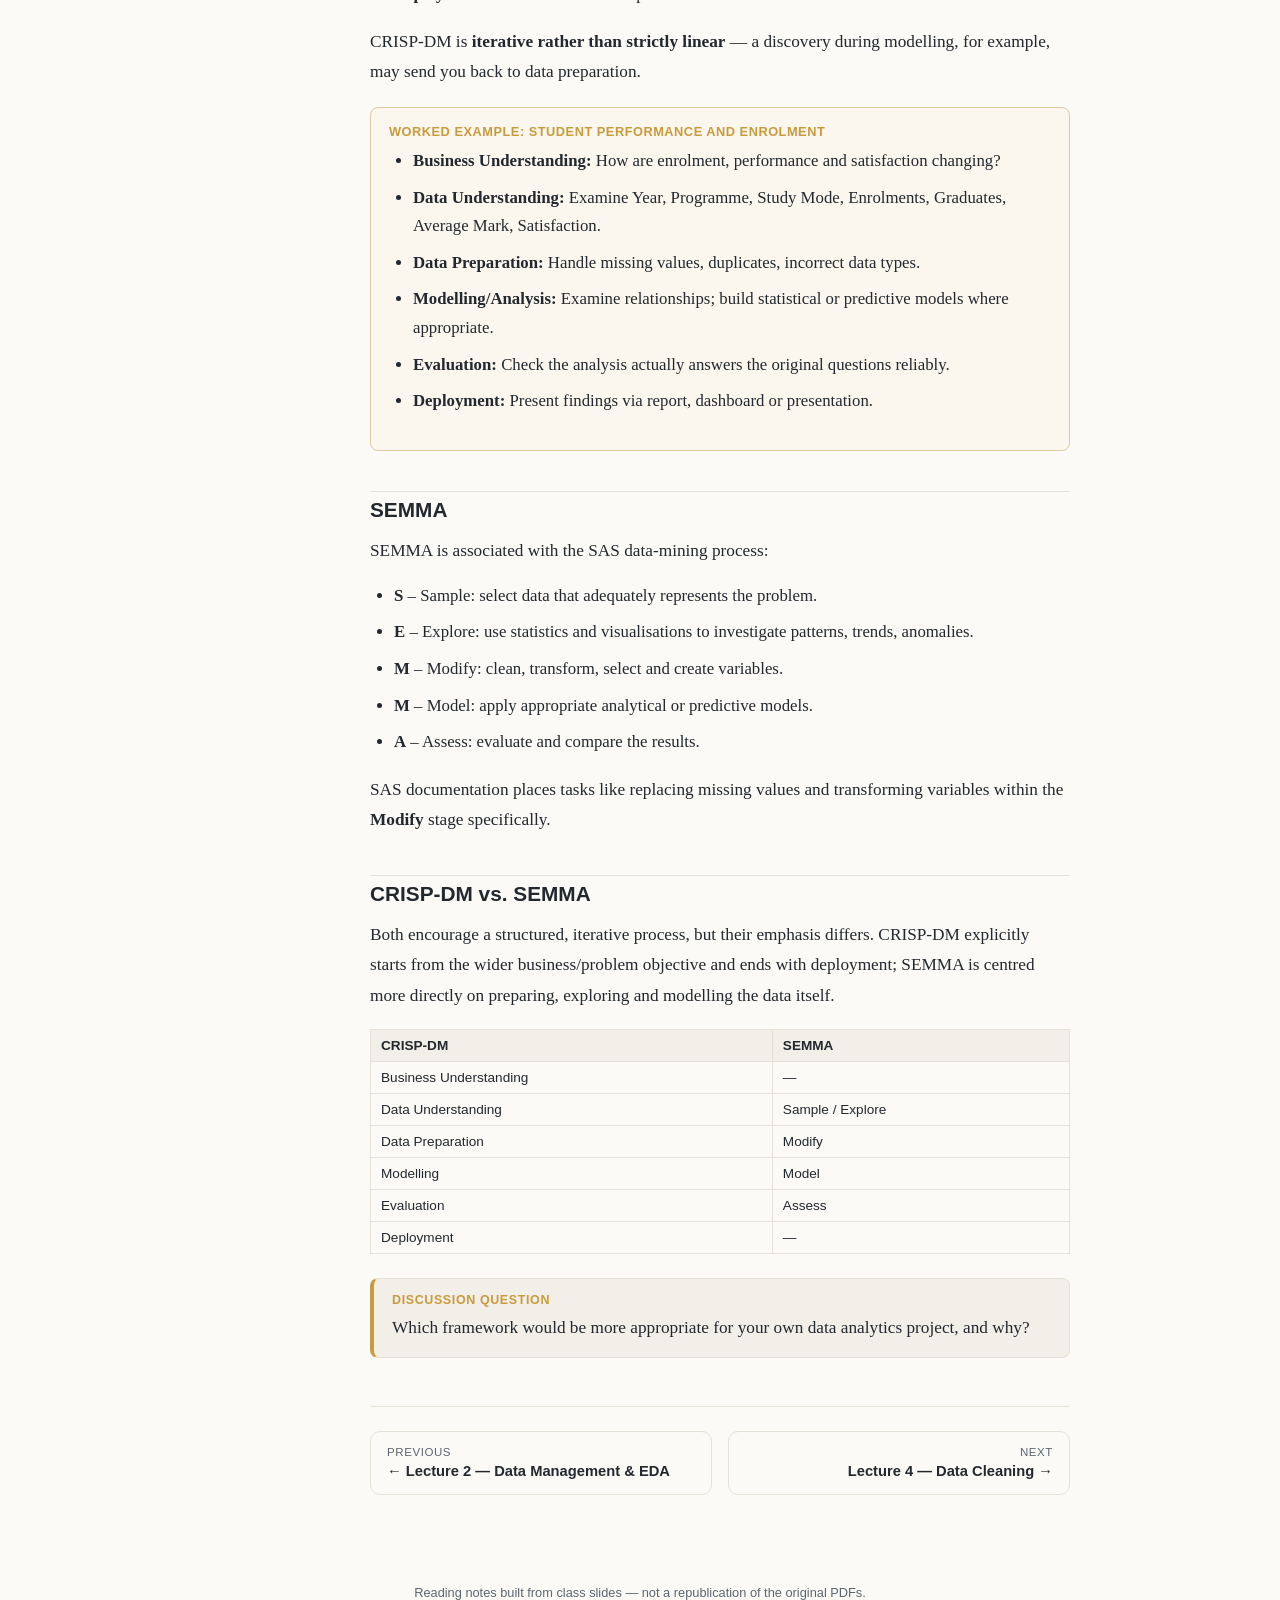
<file: lectures/03-exploratory-data-analysis.html>
<!doctype html>
<html lang="en">
<head>
  <meta charset="utf-8" />
  <meta name="viewport" content="width=device-width, initial-scale=1" />
  <title>Lecture 3 — Exploratory Data Analysis | DEP Lectures</title>
  <meta name="description" content="EDA's purpose and methods, handling data-quality issues, and the frameworks that structure an analytics project: CRISP-DM and SEMMA." />
  <link rel="icon" href="data:image/svg+xml,<svg xmlns=%22http://www.w3.org/2000/svg%22 viewBox=%220 0 100 100%22><text y=%22.9em%22 font-size=%2290%22>📖</text></svg>" />
  <link rel="stylesheet" href="../css/style.css" />
</head>
<body>
  <div class="progress-rail"><div class="progress-rail-fill" id="progressFill"></div></div>

  <header class="topbar">
    <div class="topbar-inner">
      <a class="brand" href="../index.html">
        <span class="mark">DEP Lectures</span>
        <span class="sub">Data Exploration &amp; Preparation</span>
      </a>
      <div class="topbar-actions">
        <a class="home-link" href="../index.html">All lectures</a>
        <button class="theme-toggle" id="themeToggle" title="Toggle dark / light mode" aria-label="Toggle dark / light mode">🌙</button>
      </div>
    </div>
  </header>

  <div class="layout">
    <nav class="side-nav">
      <p class="side-label">Lectures</p>
      <a href="01-introduction-to-data.html"><span class="num">1</span>Introduction to Data</a>
      <a href="02-data-management-and-eda.html"><span class="num">2</span>Data Management &amp; EDA</a>
      <a href="03-exploratory-data-analysis.html"><span class="num">3</span>Exploratory Data Analysis</a>
      <a href="04-data-cleaning.html"><span class="num">4</span>Data Cleaning</a>
    </nav>

    <article class="reading">
      <p class="kicker">Lecture 3</p>
      <h1>Exploratory Data Analysis</h1>
      <p class="lede">
        A closer look at why EDA exists, the numerical and visual toolkit it draws on, and
        the two frameworks — CRISP-DM and SEMMA — that place EDA inside a complete analytics
        project rather than treating it as an isolated task.
      </p>

      <details class="on-this-page">
        <summary>On this page</summary>
        <ul>
          <li><a href="#what-is-eda">What EDA is</a></li>
          <li><a href="#purpose">Purpose of EDA</a></li>
          <li><a href="#methods">Data exploration methods</a></li>
          <li><a href="#quality-prep">Data quality and preparation</a></li>
          <li><a href="#planning">Planning a data science project</a></li>
          <li><a href="#crisp-dm">CRISP-DM</a></li>
          <li><a href="#semma">SEMMA</a></li>
          <li><a href="#comparison">CRISP-DM vs. SEMMA</a></li>
        </ul>
      </details>

      <h2 id="what-is-eda">What EDA is</h2>
      <p>
        Exploratory Data Analysis (EDA) is the process of examining and investigating a
        dataset before formal modelling. It helps us understand the structure, quality and
        characteristics of the data, and is built on four pillars:
      </p>
      <ul>
        <li>Descriptive statistics</li>
        <li>Data visualisation</li>
        <li>Data quality checking</li>
        <li>Identification of patterns and relationships</li>
      </ul>
      <p>
        The purpose is to move from <strong>raw data → useful information → informed
        decisions</strong>. EDA is closely tied to data understanding and data preparation —
        the guiding question throughout is: <em>what is the data telling us, and how can we
        use that information?</em>
      </p>

      <h2 id="purpose">Purpose of EDA</h2>
      <p>Before analysing or modelling data, EDA helps identify:</p>
      <ul>
        <li>Missing, incorrect or inconsistent values</li>
        <li>Duplicate observations</li>
        <li>Unusual observations or outliers</li>
        <li>The distribution of variables</li>
        <li>Relationships between variables</li>
      </ul>
      <div class="example">
        <div class="example-title">Example questions, student dataset</div>
        <ul>
          <li>Are enrolments increasing in the courses or not?</li>
          <li>Which programmes have the most students?</li>
          <li>Is student satisfaction changing?</li>
        </ul>
      </div>
      <p>
        CRISP-DM guidance places this exploration of data quality, tables and graphics
        within the <strong>Data Understanding</strong> phase.
      </p>

      <h2 id="methods">Data exploration methods</h2>
      <p>EDA normally combines numerical summaries with visualisation.</p>
      <p><strong>Numerical techniques:</strong> mean, median, mode, minimum and maximum, standard deviation, frequency counts, correlation.</p>
      <p><strong>Visual techniques:</strong></p>
      <ul class="tech-grid">
        <li><strong>Histograms</strong> → examine distributions</li>
        <li class="c2"><strong>Box plots</strong> → identify spread and possible outliers</li>
        <li class="c3"><strong>Bar charts</strong> → compare categories</li>
        <li class="c4"><strong>Scatter plots</strong> → investigate relationships</li>
        <li class="c5"><strong>Line charts</strong> → examine trends over time</li>
        <li class="c6"><strong>Pair plots</strong> → compare several numerical variables at once</li>
      </ul>
      <div class="callout gold">
        <p><mark class="hl">A graph should help answer a question</mark> — not just decorate the analysis.</p>
      </div>

      <h2 id="quality-prep">Data quality and preparation</h2>
      <p>Analysis depends on good-quality data. Common issues: missing values, duplicate records, incorrect data types, inconsistent categories, outliers, invalid values, different measurement formats.</p>
      <p>Replacing a missing value isn't neutral — the choice of method should always be justified, since imputing or changing data can affect later analysis. IBM's CRISP-DM documentation flags data assessment and preparation as critical early stages precisely because data quality drives model quality.</p>
      <pre class="code-block"><code># Mean imputation
df["Average_Mark"].fillna(
    df["Average_Mark"].mean()
)

# Median imputation
df["Student_Satisfaction"].fillna(
    df["Student_Satisfaction"].median()
)

# Mode imputation
df["Study_Mode"].fillna(
    df["Study_Mode"].mode()[0]
)</code></pre>

      <h2 id="planning">Planning a data science project</h2>
      <p>EDA should never be performed without a clear objective. A structured project asks:</p>
      <ol>
        <li><strong>What is the problem?</strong> e.g. understand changes in the dataset.</li>
        <li><strong>What data do we need?</strong> e.g. year, programme, study mode, enrolment.</li>
        <li><strong>Is the data suitable?</strong> Check completeness, accuracy, consistency.</li>
        <li><strong>What analysis should we perform?</strong> Appropriate statistics and visualisations.</li>
        <li><strong>How will we validate our findings?</strong> Check calculations, assumptions, reproducibility.</li>
        <li><strong>How will findings be communicated?</strong> Appropriate charts, tables, explanations.</li>
      </ol>
      <p>Two frameworks structure this kind of work: <strong>CRISP-DM</strong> and <strong>SEMMA</strong>.</p>

      <h2 id="crisp-dm">CRISP-DM</h2>
      <p><strong>CRISP-DM</strong> = Cross-Industry Standard Process for Data Mining. Six phases:</p>
      <ol>
        <li><strong>Business Understanding</strong> — define the problem, objectives, success criteria.</li>
        <li><strong>Data Understanding</strong> — collect, describe, explore and assess the data.</li>
        <li><strong>Data Preparation</strong> — clean, transform and organise the data.</li>
        <li><strong>Modelling</strong> — select and apply appropriate analytical/model techniques.</li>
        <li><strong>Evaluation</strong> — check whether results meet the original objectives.</li>
        <li><strong>Deployment</strong> — communicate or implement the results.</li>
      </ol>
      <p>CRISP-DM is <strong>iterative rather than strictly linear</strong> — a discovery during modelling, for example, may send you back to data preparation.</p>

      <div class="example">
        <div class="example-title">Worked example: student performance and enrolment</div>
        <ul>
          <li><strong>Business Understanding:</strong> How are enrolment, performance and satisfaction changing?</li>
          <li><strong>Data Understanding:</strong> Examine Year, Programme, Study Mode, Enrolments, Graduates, Average Mark, Satisfaction.</li>
          <li><strong>Data Preparation:</strong> Handle missing values, duplicates, incorrect data types.</li>
          <li><strong>Modelling/Analysis:</strong> Examine relationships; build statistical or predictive models where appropriate.</li>
          <li><strong>Evaluation:</strong> Check the analysis actually answers the original questions reliably.</li>
          <li><strong>Deployment:</strong> Present findings via report, dashboard or presentation.</li>
        </ul>
      </div>

      <h2 id="semma">SEMMA</h2>
      <p>SEMMA is associated with the SAS data-mining process:</p>
      <ul>
        <li><strong>S</strong> – Sample: select data that adequately represents the problem.</li>
        <li><strong>E</strong> – Explore: use statistics and visualisations to investigate patterns, trends, anomalies.</li>
        <li><strong>M</strong> – Modify: clean, transform, select and create variables.</li>
        <li><strong>M</strong> – Model: apply appropriate analytical or predictive models.</li>
        <li><strong>A</strong> – Assess: evaluate and compare the results.</li>
      </ul>
      <p>SAS documentation places tasks like replacing missing values and transforming variables within the <strong>Modify</strong> stage specifically.</p>

      <h2 id="comparison">CRISP-DM vs. SEMMA</h2>
      <p>
        Both encourage a structured, iterative process, but their emphasis differs. CRISP-DM
        explicitly starts from the wider business/problem objective and ends with
        deployment; SEMMA is centred more directly on preparing, exploring and modelling the
        data itself.
      </p>
      <div class="table-scroll">
      <table class="data-table">
        <thead><tr><th>CRISP-DM</th><th>SEMMA</th></tr></thead>
        <tbody>
          <tr><td>Business Understanding</td><td>—</td></tr>
          <tr><td>Data Understanding</td><td>Sample / Explore</td></tr>
          <tr><td>Data Preparation</td><td>Modify</td></tr>
          <tr><td>Modelling</td><td>Model</td></tr>
          <tr><td>Evaluation</td><td>Assess</td></tr>
          <tr><td>Deployment</td><td>—</td></tr>
        </tbody>
      </table>
      </div>
      <div class="callout gold">
        <div class="callout-title">Discussion question</div>
        <p>Which framework would be more appropriate for your own data analytics project, and why?</p>
      </div>

      <div class="pager">
        <a class="prev" href="02-data-management-and-eda.html">
          <span class="pager-label">Previous</span>
          <span class="pager-title">← Lecture 2 — Data Management &amp; EDA</span>
        </a>
        <a class="next" href="04-data-cleaning.html">
          <span class="pager-label">Next</span>
          <span class="pager-title">Lecture 4 — Data Cleaning →</span>
        </a>
      </div>
    </article>
  </div>

  <footer class="site-footer">
    Reading notes built from class slides — not a republication of the original PDFs.
  </footer>

  <script src="../js/main.js"></script>
</body>
</html>
</file>
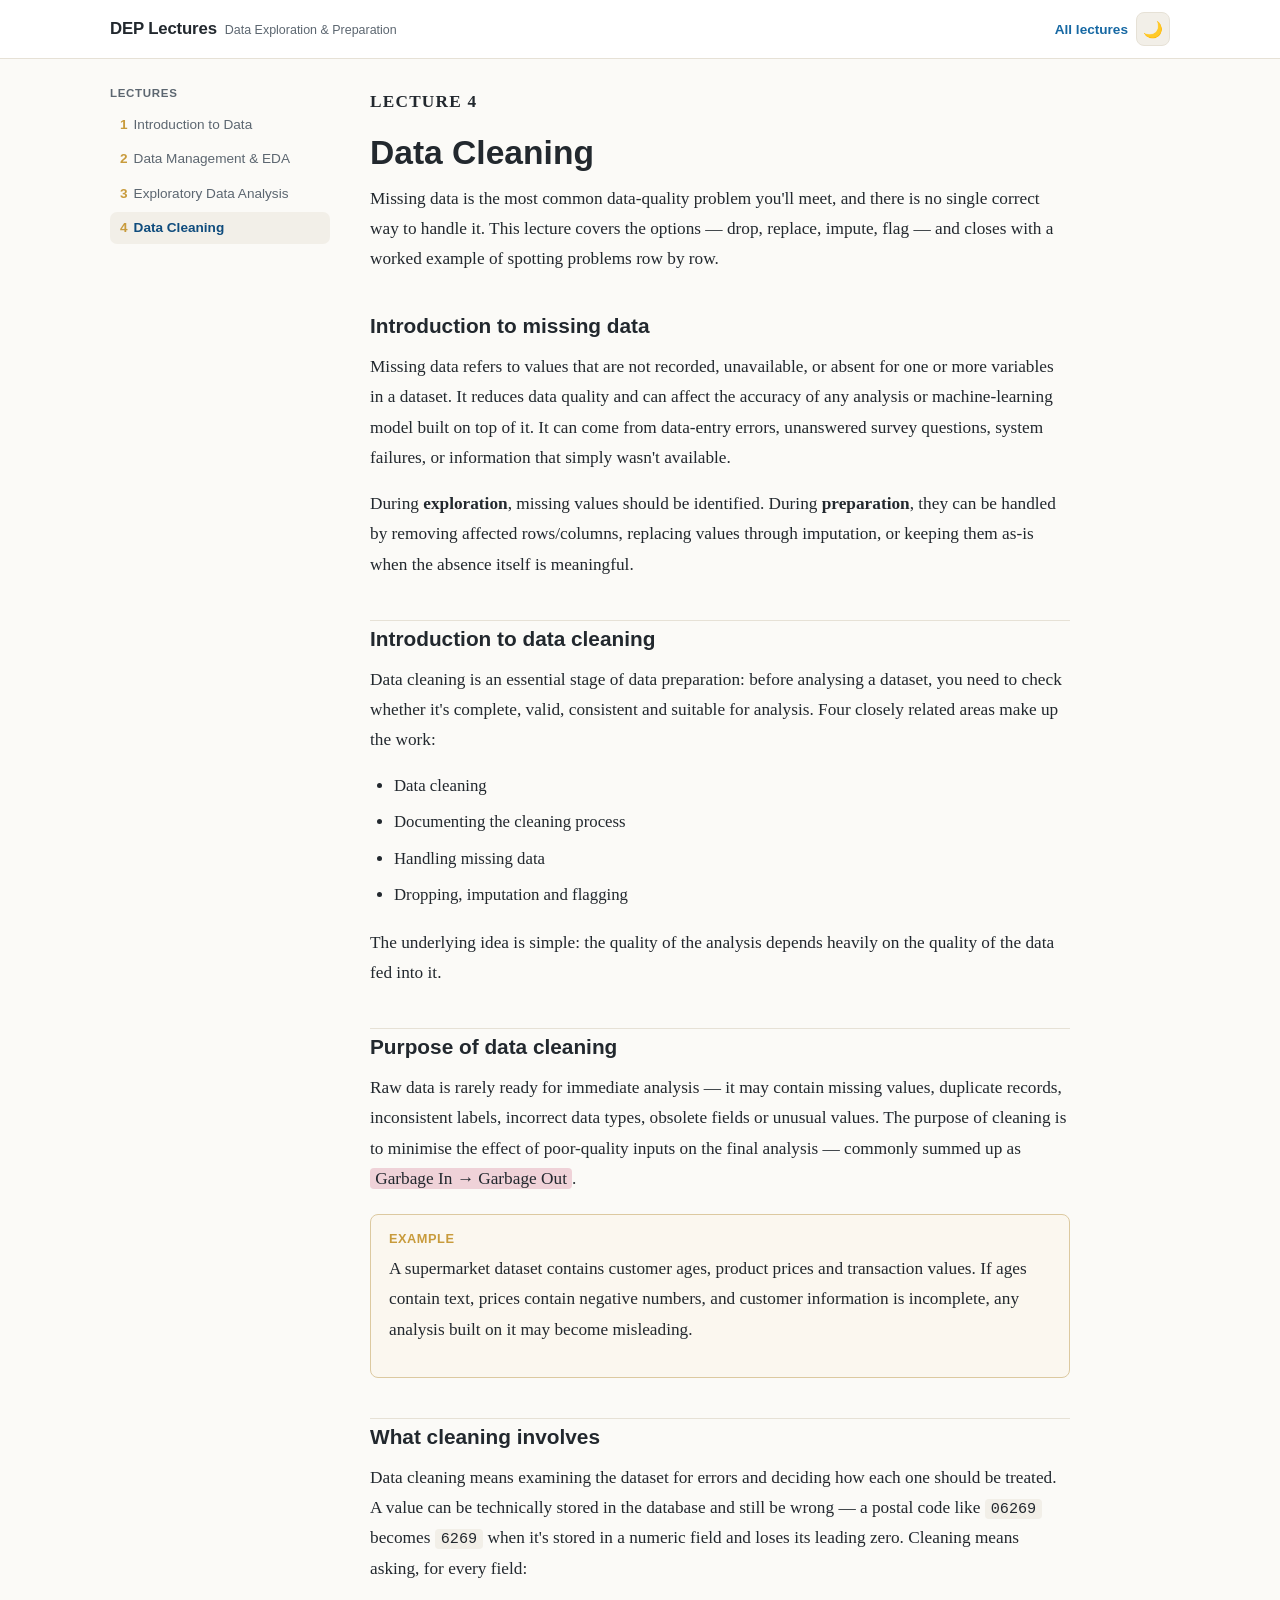
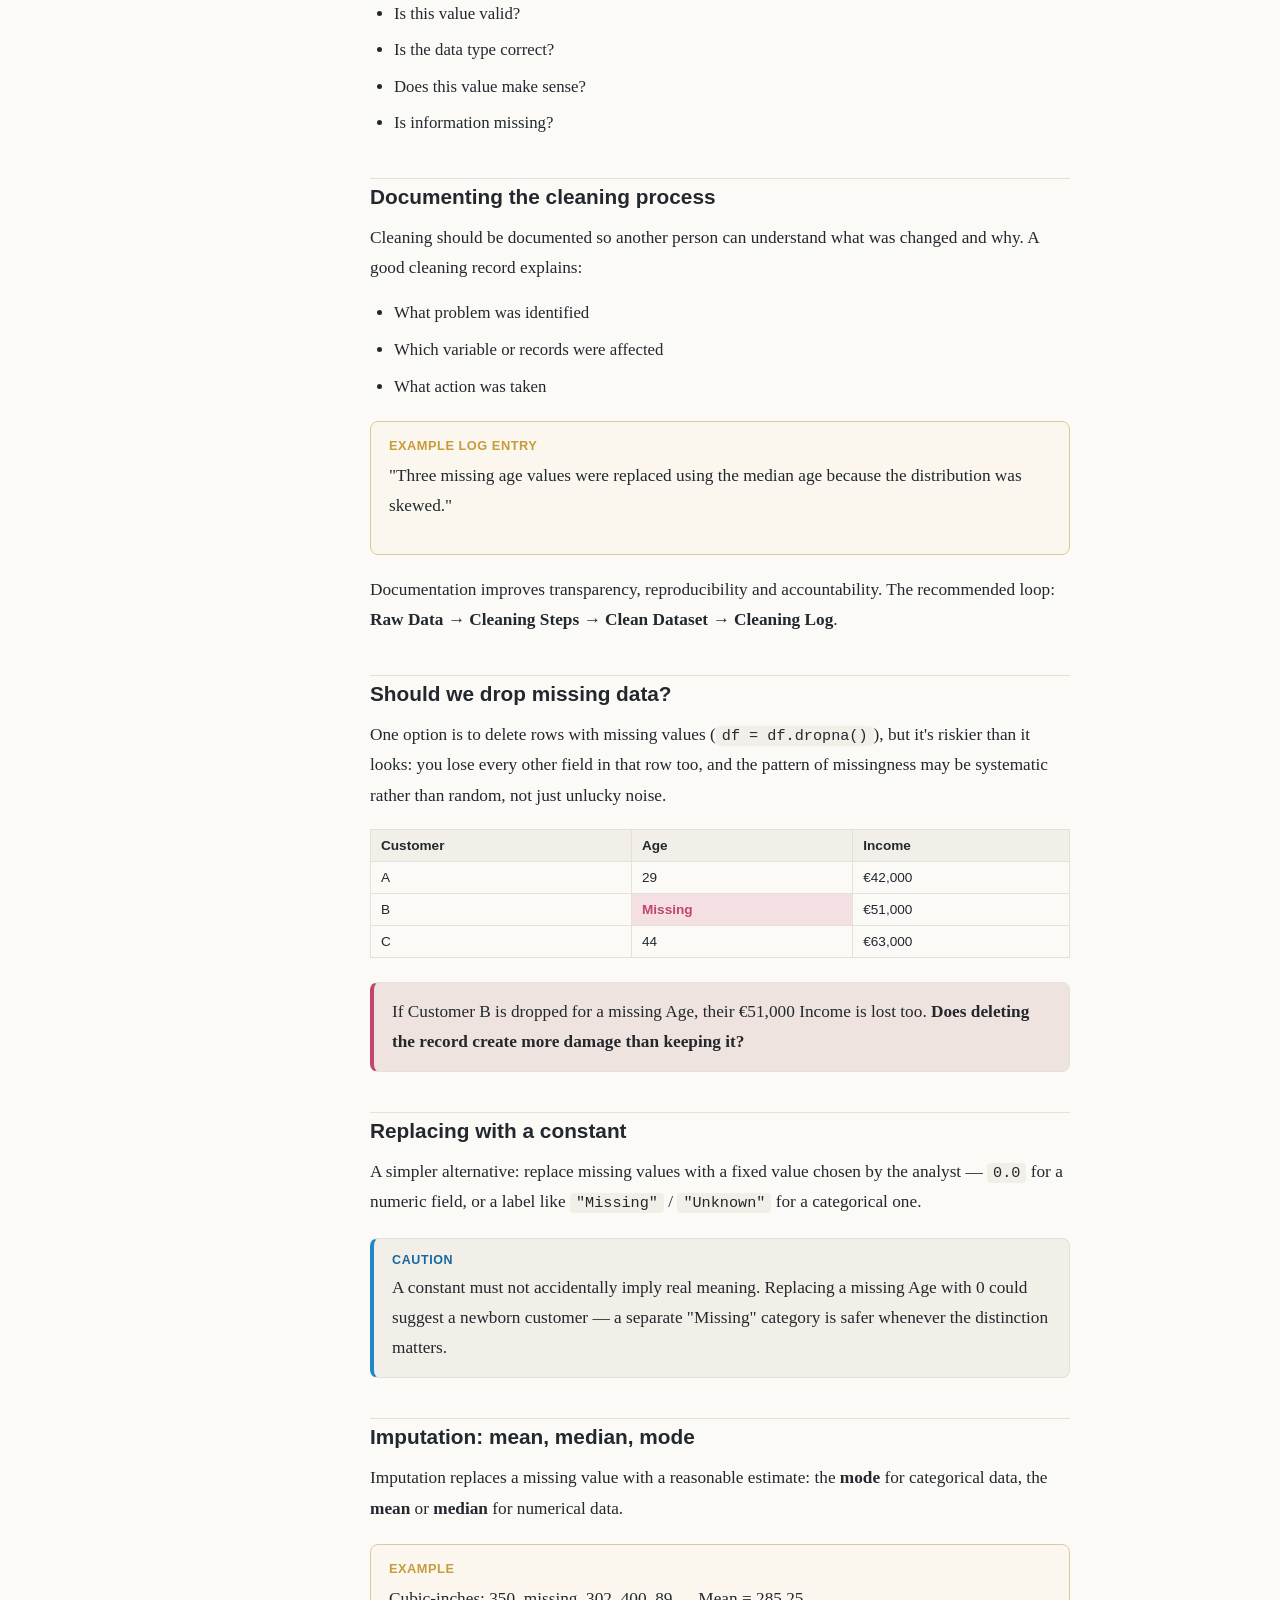
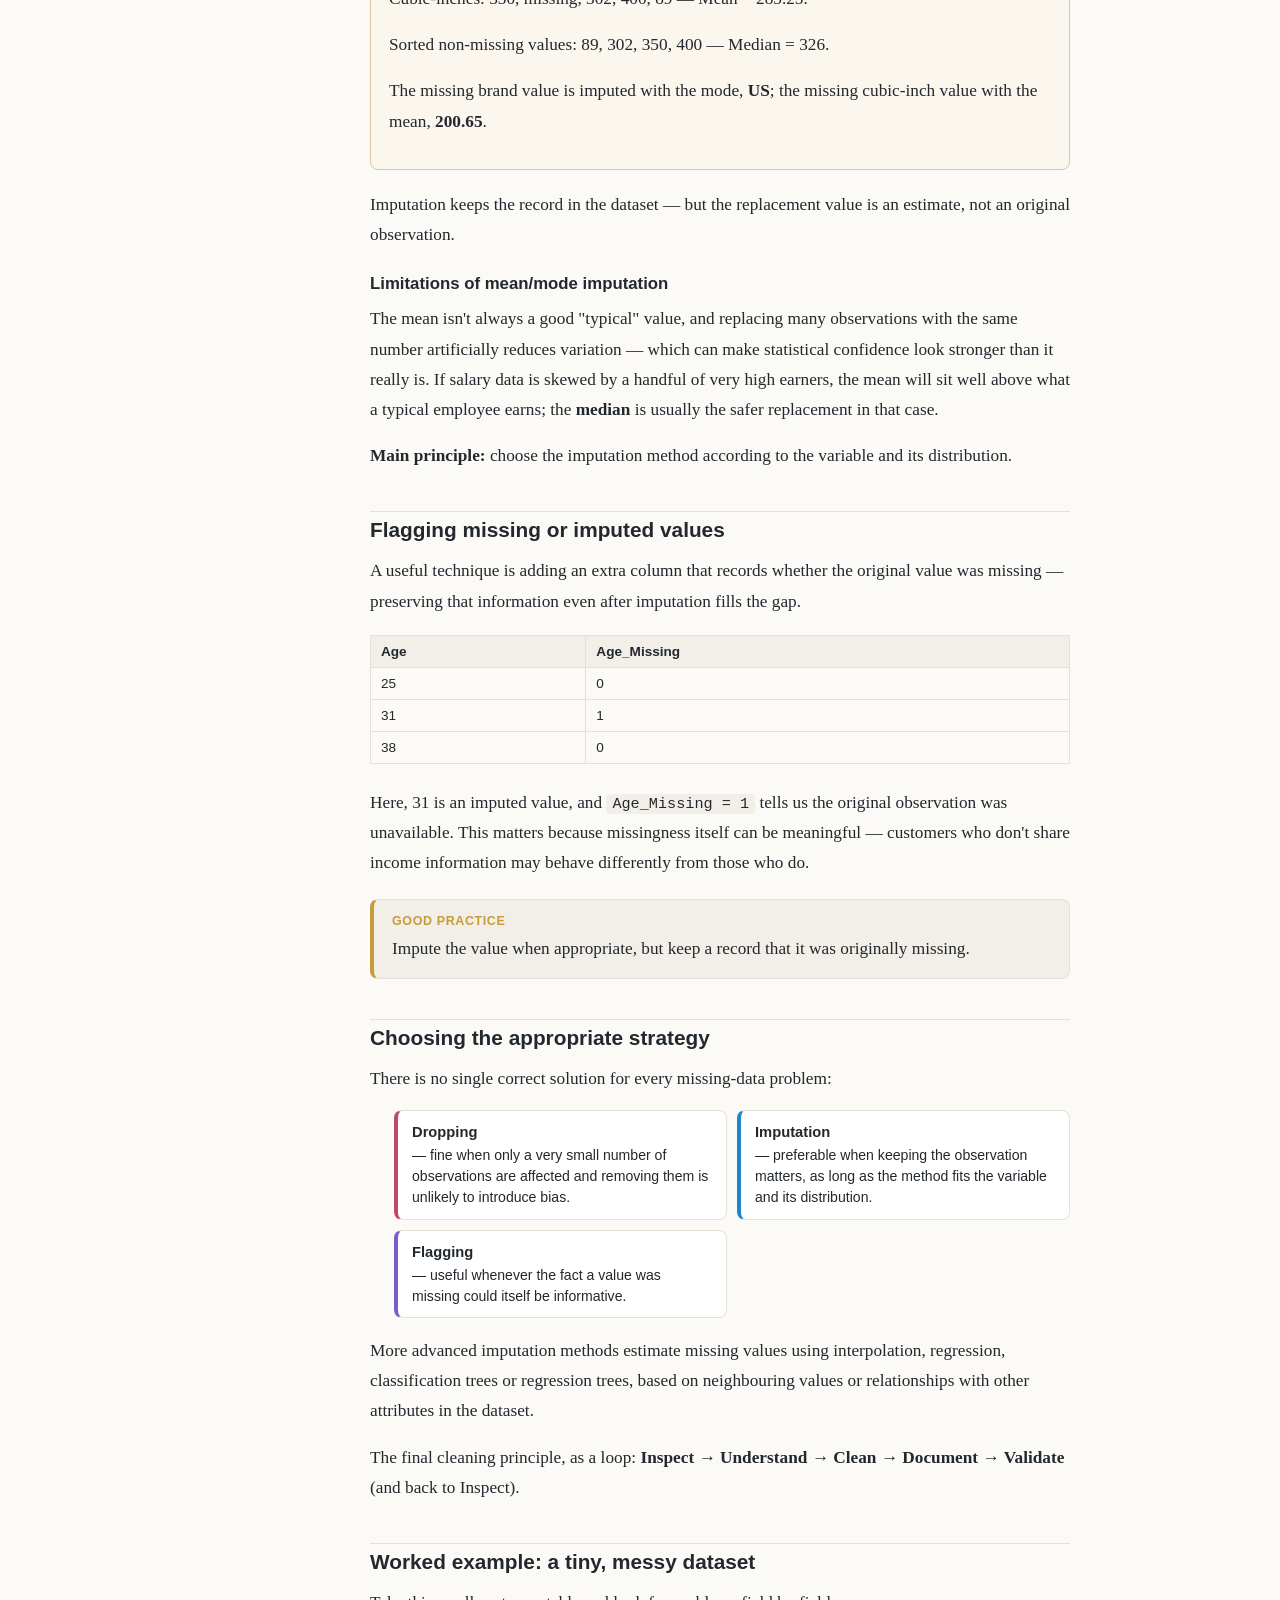
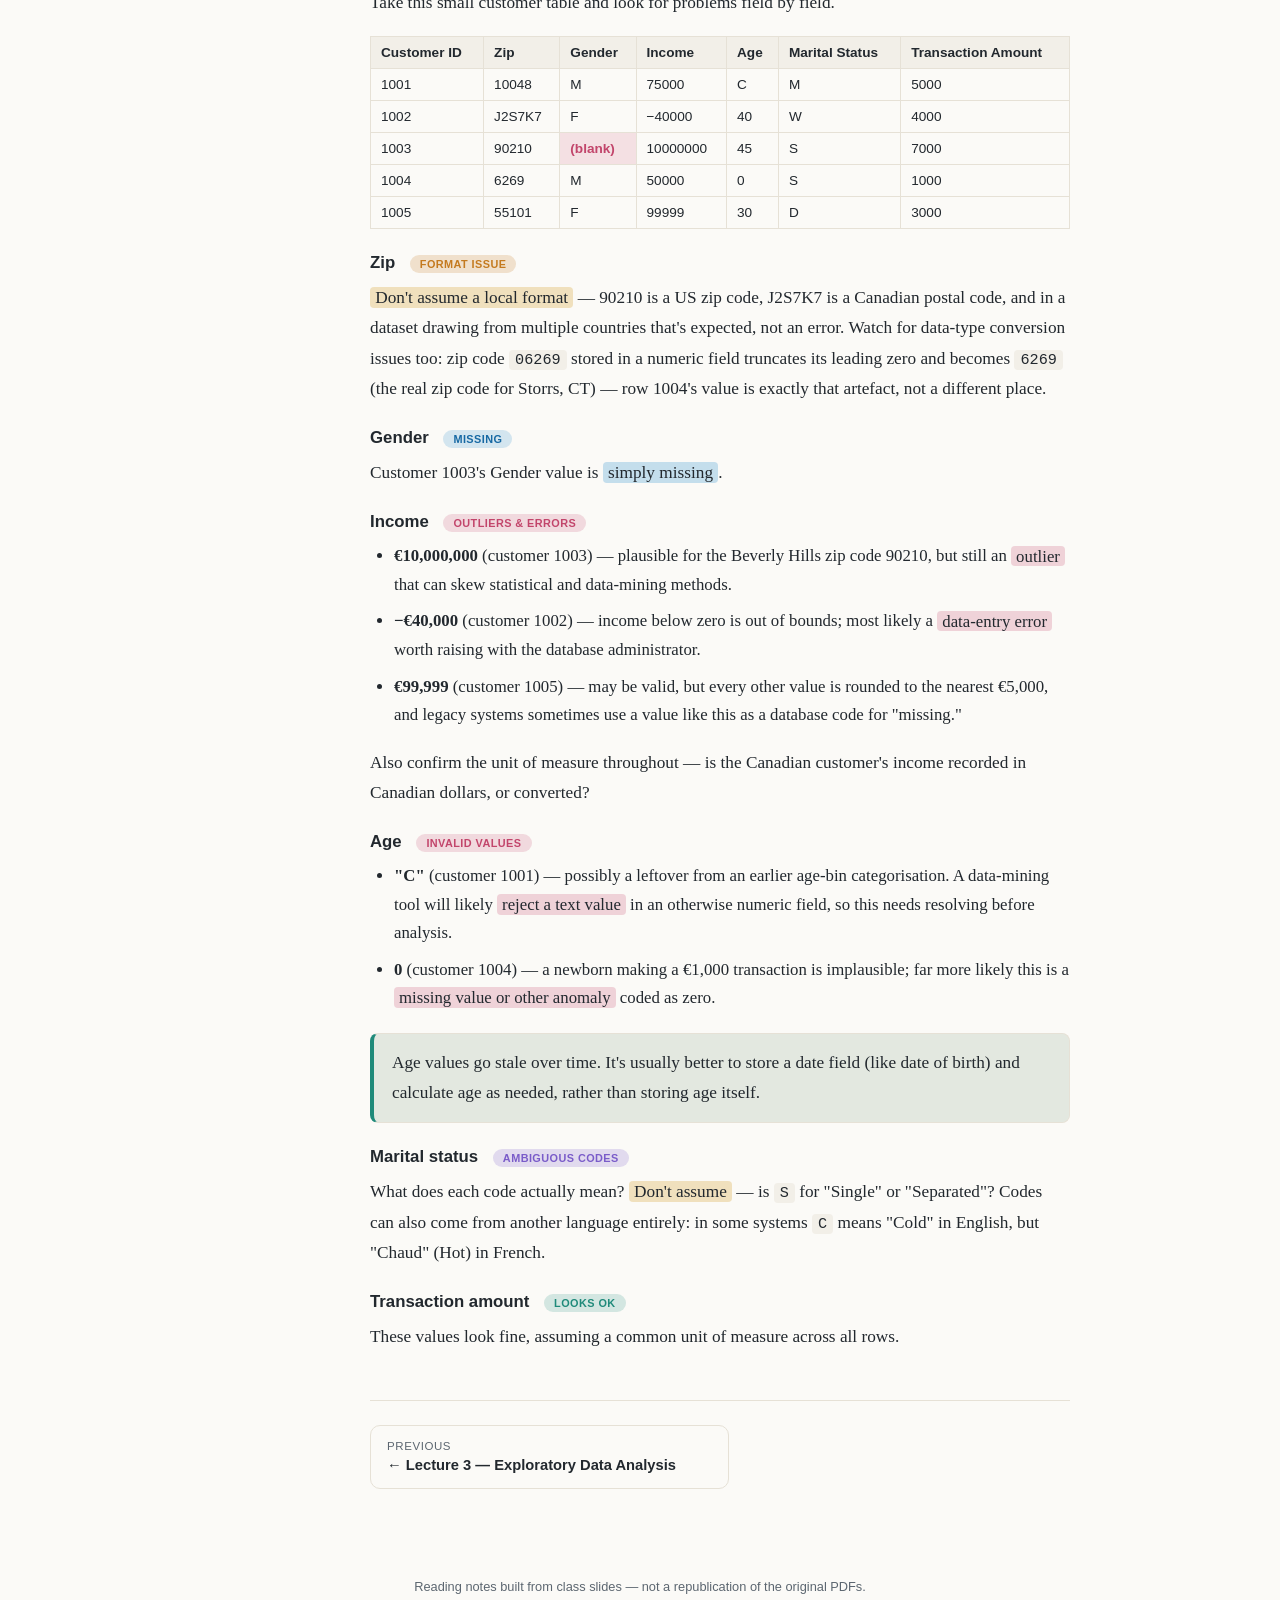
<file: lectures/04-data-cleaning.html>
<!doctype html>
<html lang="en">
<head>
  <meta charset="utf-8" />
  <meta name="viewport" content="width=device-width, initial-scale=1" />
  <title>Lecture 4 — Data Cleaning | DEP Lectures</title>
  <meta name="description" content="Missing data, the cleaning workflow, dropping vs. imputing vs. flagging values, and a worked example spotting problems in a tiny dataset." />
  <link rel="icon" href="data:image/svg+xml,<svg xmlns=%22http://www.w3.org/2000/svg%22 viewBox=%220 0 100 100%22><text y=%22.9em%22 font-size=%2290%22>📖</text></svg>" />
  <link rel="stylesheet" href="../css/style.css" />
</head>
<body>
  <div class="progress-rail"><div class="progress-rail-fill" id="progressFill"></div></div>

  <header class="topbar">
    <div class="topbar-inner">
      <a class="brand" href="../index.html">
        <span class="mark">DEP Lectures</span>
        <span class="sub">Data Exploration &amp; Preparation</span>
      </a>
      <div class="topbar-actions">
        <a class="home-link" href="../index.html">All lectures</a>
        <button class="theme-toggle" id="themeToggle" title="Toggle dark / light mode" aria-label="Toggle dark / light mode">🌙</button>
      </div>
    </div>
  </header>

  <div class="layout">
    <nav class="side-nav">
      <p class="side-label">Lectures</p>
      <a href="01-introduction-to-data.html"><span class="num">1</span>Introduction to Data</a>
      <a href="02-data-management-and-eda.html"><span class="num">2</span>Data Management &amp; EDA</a>
      <a href="03-exploratory-data-analysis.html"><span class="num">3</span>Exploratory Data Analysis</a>
      <a href="04-data-cleaning.html"><span class="num">4</span>Data Cleaning</a>
    </nav>

    <article class="reading">
      <p class="kicker">Lecture 4</p>
      <h1>Data Cleaning</h1>
      <p class="lede">
        Missing data is the most common data-quality problem you'll meet, and there is no
        single correct way to handle it. This lecture covers the options — drop, replace,
        impute, flag — and closes with a worked example of spotting problems row by row.
      </p>

      <details class="on-this-page">
        <summary>On this page</summary>
        <ul>
          <li><a href="#missing-data">Introduction to missing data</a></li>
          <li><a href="#what-is-cleaning">Introduction to data cleaning</a></li>
          <li><a href="#purpose">Purpose of data cleaning</a></li>
          <li><a href="#involves">What cleaning involves</a></li>
          <li><a href="#documenting">Documenting the cleaning process</a></li>
          <li><a href="#drop">Should we drop missing data?</a></li>
          <li><a href="#constant">Replacing with a constant</a></li>
          <li><a href="#imputation">Imputation: mean, median, mode</a></li>
          <li><a href="#flagging">Flagging missing or imputed values</a></li>
          <li><a href="#strategy">Choosing the appropriate strategy</a></li>
          <li><a href="#worked-example">Worked example: a tiny, messy dataset</a></li>
        </ul>
      </details>

      <h2 id="missing-data">Introduction to missing data</h2>
      <p>
        Missing data refers to values that are not recorded, unavailable, or absent for one
        or more variables in a dataset. It reduces data quality and can affect the accuracy
        of any analysis or machine-learning model built on top of it. It can come from
        data-entry errors, unanswered survey questions, system failures, or information that
        simply wasn't available.
      </p>
      <p>During <strong>exploration</strong>, missing values should be identified. During <strong>preparation</strong>, they can be handled by removing affected rows/columns, replacing values through imputation, or keeping them as-is when the absence itself is meaningful.</p>

      <h2 id="what-is-cleaning">Introduction to data cleaning</h2>
      <p>
        Data cleaning is an essential stage of data preparation: before analysing a dataset,
        you need to check whether it's complete, valid, consistent and suitable for
        analysis. Four closely related areas make up the work:
      </p>
      <ul>
        <li>Data cleaning</li>
        <li>Documenting the cleaning process</li>
        <li>Handling missing data</li>
        <li>Dropping, imputation and flagging</li>
      </ul>
      <p>The underlying idea is simple: the quality of the analysis depends heavily on the quality of the data fed into it.</p>

      <h2 id="purpose">Purpose of data cleaning</h2>
      <p>
        Raw data is rarely ready for immediate analysis — it may contain missing values,
        duplicate records, inconsistent labels, incorrect data types, obsolete fields or
        unusual values. The purpose of cleaning is to minimise the effect of poor-quality
        inputs on the final analysis — commonly summed up as
        <mark class="hl rose">Garbage In → Garbage Out</mark>.
      </p>
      <div class="example">
        <div class="example-title">Example</div>
        <p>A supermarket dataset contains customer ages, product prices and transaction values. If ages contain text, prices contain negative numbers, and customer information is incomplete, any analysis built on it may become misleading.</p>
      </div>

      <h2 id="involves">What cleaning involves</h2>
      <p>
        Data cleaning means examining the dataset for errors and deciding how each one
        should be treated. A value can be technically stored in the database and still be
        wrong — a postal code like <code class="inline">06269</code> becomes
        <code class="inline">6269</code> when it's stored in a numeric field and loses its
        leading zero. Cleaning means asking, for every field:
      </p>
      <ul>
        <li>Is this value valid?</li>
        <li>Is the data type correct?</li>
        <li>Does this value make sense?</li>
        <li>Is information missing?</li>
      </ul>

      <h2 id="documenting">Documenting the cleaning process</h2>
      <p>Cleaning should be documented so another person can understand what was changed and why. A good cleaning record explains:</p>
      <ul>
        <li>What problem was identified</li>
        <li>Which variable or records were affected</li>
        <li>What action was taken</li>
      </ul>
      <div class="example">
        <div class="example-title">Example log entry</div>
        <p>"Three missing age values were replaced using the median age because the distribution was skewed."</p>
      </div>
      <p>Documentation improves transparency, reproducibility and accountability. The recommended loop: <strong>Raw Data → Cleaning Steps → Clean Dataset → Cleaning Log</strong>.</p>

      <h2 id="drop">Should we drop missing data?</h2>
      <p>
        One option is to delete rows with missing values (<code class="inline">df = df.dropna()</code>),
        but it's riskier than it looks: you lose every other field in that row too, and the
        pattern of missingness may be systematic rather than random, not just unlucky noise.
      </p>
      <div class="table-scroll">
      <table class="data-table">
        <thead><tr><th>Customer</th><th>Age</th><th>Income</th></tr></thead>
        <tbody>
          <tr><td>A</td><td>29</td><td>€42,000</td></tr>
          <tr><td>B</td><td class="flag">Missing</td><td>€51,000</td></tr>
          <tr><td>C</td><td>44</td><td>€63,000</td></tr>
        </tbody>
      </table>
      </div>
      <div class="callout rose">
        <p>If Customer B is dropped for a missing Age, their €51,000 Income is lost too. <strong>Does deleting the record create more damage than keeping it?</strong></p>
      </div>

      <h2 id="constant">Replacing with a constant</h2>
      <p>
        A simpler alternative: replace missing values with a fixed value chosen by the
        analyst — <code class="inline">0.0</code> for a numeric field, or a label like
        <code class="inline">"Missing"</code> / <code class="inline">"Unknown"</code> for a
        categorical one.
      </p>
      <div class="callout">
        <div class="callout-title">Caution</div>
        <p>A constant must not accidentally imply real meaning. Replacing a missing Age with 0 could suggest a newborn customer — a separate "Missing" category is safer whenever the distinction matters.</p>
      </div>

      <h2 id="imputation">Imputation: mean, median, mode</h2>
      <p>
        Imputation replaces a missing value with a reasonable estimate: the <strong>mode</strong>
        for categorical data, the <strong>mean</strong> or <strong>median</strong> for numerical data.
      </p>
      <div class="example">
        <div class="example-title">Example</div>
        <p>Cubic-inches: 350, missing, 302, 400, 89 — Mean = 285.25.</p>
        <p>Sorted non-missing values: 89, 302, 350, 400 — Median = 326.</p>
        <p>The missing brand value is imputed with the mode, <strong>US</strong>; the missing cubic-inch value with the mean, <strong>200.65</strong>.</p>
      </div>
      <p>Imputation keeps the record in the dataset — but the replacement value is an estimate, not an original observation.</p>

      <h3>Limitations of mean/mode imputation</h3>
      <p>
        The mean isn't always a good "typical" value, and replacing many observations with
        the same number artificially reduces variation — which can make statistical
        confidence look stronger than it really is. If salary data is skewed by a handful of
        very high earners, the mean will sit well above what a typical employee earns; the
        <strong>median</strong> is usually the safer replacement in that case.
      </p>
      <p><strong>Main principle:</strong> choose the imputation method according to the variable and its distribution.</p>

      <h2 id="flagging">Flagging missing or imputed values</h2>
      <p>
        A useful technique is adding an extra column that records whether the original value
        was missing — preserving that information even after imputation fills the gap.
      </p>
      <div class="table-scroll">
      <table class="data-table">
        <thead><tr><th>Age</th><th>Age_Missing</th></tr></thead>
        <tbody>
          <tr><td>25</td><td>0</td></tr>
          <tr><td>31</td><td>1</td></tr>
          <tr><td>38</td><td>0</td></tr>
        </tbody>
      </table>
      </div>
      <p>
        Here, 31 is an imputed value, and <code class="inline">Age_Missing = 1</code> tells us
        the original observation was unavailable. This matters because missingness itself
        can be meaningful — customers who don't share income information may behave
        differently from those who do.
      </p>
      <div class="callout gold">
        <div class="callout-title">Good practice</div>
        <p>Impute the value when appropriate, but keep a record that it was originally missing.</p>
      </div>

      <h2 id="strategy">Choosing the appropriate strategy</h2>
      <p>There is no single correct solution for every missing-data problem:</p>
      <ul class="tech-grid">
        <li class="c3"><strong>Dropping</strong> — fine when only a very small number of observations are affected and removing them is unlikely to introduce bias.</li>
        <li><strong>Imputation</strong> — preferable when keeping the observation matters, as long as the method fits the variable and its distribution.</li>
        <li class="c5"><strong>Flagging</strong> — useful whenever the fact a value was missing could itself be informative.</li>
      </ul>
      <p>
        More advanced imputation methods estimate missing values using interpolation,
        regression, classification trees or regression trees, based on neighbouring values
        or relationships with other attributes in the dataset.
      </p>
      <p>The final cleaning principle, as a loop: <strong>Inspect → Understand → Clean → Document → Validate</strong> (and back to Inspect).</p>

      <h2 id="worked-example">Worked example: a tiny, messy dataset</h2>
      <p>Take this small customer table and look for problems field by field.</p>
      <div class="table-scroll">
      <table class="data-table">
        <thead><tr><th>Customer ID</th><th>Zip</th><th>Gender</th><th>Income</th><th>Age</th><th>Marital Status</th><th>Transaction Amount</th></tr></thead>
        <tbody>
          <tr><td>1001</td><td>10048</td><td>M</td><td>75000</td><td>C</td><td>M</td><td>5000</td></tr>
          <tr><td>1002</td><td>J2S7K7</td><td>F</td><td>−40000</td><td>40</td><td>W</td><td>4000</td></tr>
          <tr><td>1003</td><td>90210</td><td class="flag">(blank)</td><td>10000000</td><td>45</td><td>S</td><td>7000</td></tr>
          <tr><td>1004</td><td>6269</td><td>M</td><td>50000</td><td>0</td><td>S</td><td>1000</td></tr>
          <tr><td>1005</td><td>55101</td><td>F</td><td>99999</td><td>30</td><td>D</td><td>3000</td></tr>
        </tbody>
      </table>
      </div>

      <h3>Zip <span class="tag amber">Format issue</span></h3>
      <p>
        <mark class="hl">Don't assume a local format</mark> — 90210 is a US zip code, J2S7K7 is a Canadian postal
        code, and in a dataset drawing from multiple countries that's expected, not an error.
        Watch for data-type conversion issues too: zip code <code class="inline">06269</code>
        stored in a numeric field truncates its leading zero and becomes
        <code class="inline">6269</code> (the real zip code for Storrs, CT) — row 1004's value
        is exactly that artefact, not a different place.
      </p>

      <h3>Gender <span class="tag blue">Missing</span></h3>
      <p>Customer 1003's Gender value is <mark class="hl blue">simply missing</mark>.</p>

      <h3>Income <span class="tag rose">Outliers &amp; errors</span></h3>
      <ul>
        <li><strong>€10,000,000</strong> (customer 1003) — plausible for the Beverly Hills zip code 90210, but still an <mark class="hl rose">outlier</mark> that can skew statistical and data-mining methods.</li>
        <li><strong>−€40,000</strong> (customer 1002) — income below zero is out of bounds; most likely a <mark class="hl rose">data-entry error</mark> worth raising with the database administrator.</li>
        <li><strong>€99,999</strong> (customer 1005) — may be valid, but every other value is rounded to the nearest €5,000, and legacy systems sometimes use a value like this as a database code for "missing."</li>
      </ul>
      <p>Also confirm the unit of measure throughout — is the Canadian customer's income recorded in Canadian dollars, or converted?</p>

      <h3>Age <span class="tag rose">Invalid values</span></h3>
      <ul>
        <li><strong>"C"</strong> (customer 1001) — possibly a leftover from an earlier age-bin categorisation. A data-mining tool will likely <mark class="hl rose">reject a text value</mark> in an otherwise numeric field, so this needs resolving before analysis.</li>
        <li><strong>0</strong> (customer 1004) — a newborn making a €1,000 transaction is implausible; far more likely this is a <mark class="hl rose">missing value or other anomaly</mark> coded as zero.</li>
      </ul>
      <div class="callout teal">
        <p>Age values go stale over time. It's usually better to store a date field (like date of birth) and calculate age as needed, rather than storing age itself.</p>
      </div>

      <h3>Marital status <span class="tag violet">Ambiguous codes</span></h3>
      <p>
        What does each code actually mean? <mark class="hl">Don't assume</mark> — is <code class="inline">S</code> for
        "Single" or "Separated"? Codes can also come from another language entirely: in some
        systems <code class="inline">C</code> means "Cold" in English, but "Chaud" (Hot) in
        French.
      </p>

      <h3>Transaction amount <span class="tag teal">Looks OK</span></h3>
      <p>These values look fine, assuming a common unit of measure across all rows.</p>

      <div class="pager">
        <a class="prev" href="03-exploratory-data-analysis.html">
          <span class="pager-label">Previous</span>
          <span class="pager-title">← Lecture 3 — Exploratory Data Analysis</span>
        </a>
        <span class="spacer"></span>
      </div>
    </article>
  </div>

  <footer class="site-footer">
    Reading notes built from class slides — not a republication of the original PDFs.
  </footer>

  <script src="../js/main.js"></script>
</body>
</html>
</file>
<file: css/style.css>
:root {
  --blue-900: #0a2f4e;
  --blue-700: #0f4c7d;
  --blue-600: #1668a3;
  --blue-500: #2088c9;
  --gold-500: #c89b3c;
  --gold-400: #d9af52;
  --rose-500: #c2456b;
  --rose-400: #d35f82;
  --teal-500: #1f8a7a;
  --teal-400: #2aa492;
  --violet-500: #7a5cc9;
  --violet-400: #9077d6;
  --amber-500: #c47a1f;
  --bg: #fbfaf7;
  --surface: #ffffff;
  --surface-2: #f2efe8;
  --text: #22282e;
  --text-muted: #5c6670;
  --border: #e6e1d6;
  --shadow: 0 1px 2px rgba(20, 24, 28, 0.05), 0 6px 20px rgba(20, 24, 28, 0.06);
  --radius: 10px;
  --content-width: 700px;
  --font-ui: "Segoe UI", -apple-system, BlinkMacSystemFont, Roboto, Helvetica, Arial, sans-serif;
  --font-read: Georgia, "Iowan Old Style", "Palatino Linotype", "Book Antiqua", serif;
  color-scheme: light dark;
}

:root[data-theme="dark"] {
  --bg: #15191d;
  --surface: #1c2126;
  --surface-2: #22272d;
  --text: #e9e6df;
  --text-muted: #a3aab1;
  --border: #30363c;
  --shadow: 0 1px 2px rgba(0, 0, 0, 0.3), 0 8px 24px rgba(0, 0, 0, 0.4);
}

@media (prefers-color-scheme: dark) {
  :root:not([data-theme="light"]) {
    --bg: #15191d;
    --surface: #1c2126;
    --surface-2: #22272d;
    --text: #e9e6df;
    --text-muted: #a3aab1;
    --border: #30363c;
    --shadow: 0 1px 2px rgba(0, 0, 0, 0.3), 0 8px 24px rgba(0, 0, 0, 0.4);
  }
}

* { box-sizing: border-box; }
html { scroll-behavior: smooth; }

body {
  margin: 0;
  background: var(--bg);
  color: var(--text);
  font-family: var(--font-ui);
  -webkit-font-smoothing: antialiased;
}

a { color: var(--blue-600); }
:root[data-theme="dark"] a { color: #7ec1ee; }
@media (prefers-color-scheme: dark) { :root:not([data-theme="light"]) a { color: #7ec1ee; } }

/* ---------- Reading progress bar ---------- */
.progress-rail {
  position: fixed;
  top: 0; left: 0; right: 0;
  height: 3px;
  background: transparent;
  z-index: 100;
}
.progress-rail-fill {
  height: 100%;
  width: 0%;
  background: linear-gradient(90deg, var(--blue-500), var(--gold-500));
  transition: width 0.1s linear;
}

/* ---------- Top bar ---------- */
.topbar {
  position: sticky;
  top: 0;
  z-index: 50;
  background: color-mix(in srgb, var(--surface) 92%, transparent);
  border-bottom: 1px solid var(--border);
  backdrop-filter: blur(8px);
}

.topbar-inner {
  max-width: 1100px;
  margin: 0 auto;
  padding: 12px 20px;
  display: flex;
  align-items: center;
  justify-content: space-between;
  gap: 16px;
}

.brand {
  display: flex;
  align-items: baseline;
  gap: 8px;
  text-decoration: none;
  color: var(--text);
  min-width: 0;
}

.brand .mark {
  font-size: 1.05rem;
  font-weight: 700;
  letter-spacing: -0.01em;
}

.brand .sub {
  font-size: 0.78rem;
  color: var(--text-muted);
  white-space: nowrap;
  overflow: hidden;
  text-overflow: ellipsis;
}

.topbar-actions {
  display: flex;
  align-items: center;
  gap: 8px;
}

.theme-toggle {
  border: 1px solid var(--border);
  background: var(--surface-2);
  color: var(--text);
  border-radius: 8px;
  width: 34px;
  height: 34px;
  display: inline-flex;
  align-items: center;
  justify-content: center;
  cursor: pointer;
  font-size: 1rem;
  flex: none;
}

.home-link {
  font-size: 0.85rem;
  font-weight: 600;
  text-decoration: none;
  color: var(--blue-600);
  white-space: nowrap;
}

/* ---------- Layout: sidebar + content ---------- */
.layout {
  max-width: 1100px;
  margin: 0 auto;
  padding: 28px 20px 60px;
  display: grid;
  grid-template-columns: 220px minmax(0, 1fr);
  gap: 40px;
  align-items: start;
}

.layout.no-sidebar { grid-template-columns: 1fr; max-width: 820px; }

.side-nav {
  position: sticky;
  top: 70px;
  display: flex;
  flex-direction: column;
  gap: 2px;
}

.side-nav .side-label {
  font-size: 0.72rem;
  text-transform: uppercase;
  letter-spacing: 0.06em;
  color: var(--text-muted);
  margin: 0 0 8px;
  font-weight: 700;
}

.side-nav a {
  text-decoration: none;
  color: var(--text-muted);
  font-size: 0.85rem;
  padding: 7px 10px;
  border-radius: 7px;
  line-height: 1.35;
  display: block;
}

.side-nav a .num {
  color: var(--gold-500);
  font-weight: 700;
  margin-right: 6px;
}

.side-nav a:hover { background: var(--surface-2); color: var(--text); }
.side-nav a.active { background: var(--surface-2); color: var(--blue-700); font-weight: 600; }
:root[data-theme="dark"] .side-nav a.active { color: #7ec1ee; }

/* ---------- Article / reading column ---------- */
article.reading {
  max-width: var(--content-width);
}

.kicker {
  font-size: 0.78rem;
  text-transform: uppercase;
  letter-spacing: 0.07em;
  color: var(--gold-500);
  font-weight: 700;
  margin-bottom: 8px;
}

article.reading h1 {
  font-family: var(--font-ui);
  font-size: clamp(1.6rem, 4vw, 2.1rem);
  line-height: 1.2;
  margin: 0 0 10px;
}

.lede {
  font-size: 1.05rem;
  color: var(--text-muted);
  margin: 0 0 28px;
  line-height: 1.6;
}

article.reading h2 {
  font-family: var(--font-ui);
  font-size: 1.3rem;
  margin: 40px 0 14px;
  padding-top: 6px;
  border-top: 1px solid var(--border);
  scroll-margin-top: 80px;
}

article.reading h2:first-of-type { border-top: none; padding-top: 0; }

article.reading h3 {
  font-family: var(--font-ui);
  font-size: 1.05rem;
  margin: 24px 0 10px;
  scroll-margin-top: 80px;
}

article.reading p {
  font-family: var(--font-read);
  font-size: 1.08rem;
  line-height: 1.75;
  margin: 0 0 16px;
  color: var(--text);
}

article.reading ul, article.reading ol {
  font-family: var(--font-read);
  font-size: 1.05rem;
  line-height: 1.7;
  margin: 0 0 18px;
  padding-left: 24px;
}

article.reading li { margin-bottom: 8px; }
article.reading li > ul, article.reading li > ol { margin-top: 8px; }

article.reading strong { font-weight: 700; }

/* Callouts */
.callout {
  background: var(--surface-2);
  border: 1px solid var(--border);
  border-left: 4px solid var(--blue-500);
  border-radius: 8px;
  padding: 14px 18px;
  margin: 20px 0;
  font-family: var(--font-ui);
  font-size: 0.92rem;
}

.callout.gold { border-left-color: var(--gold-500); }
.callout.rose { border-left-color: var(--rose-500); background: color-mix(in srgb, var(--rose-500) 7%, var(--surface-2)); }
.callout.teal { border-left-color: var(--teal-500); background: color-mix(in srgb, var(--teal-500) 7%, var(--surface-2)); }

.callout .callout-title {
  font-weight: 700;
  font-size: 0.78rem;
  text-transform: uppercase;
  letter-spacing: 0.05em;
  color: var(--blue-600);
  margin-bottom: 6px;
}
.callout.gold .callout-title { color: var(--gold-500); }
.callout.rose .callout-title { color: var(--rose-500); }
.callout.teal .callout-title { color: var(--teal-500); }

.callout p { margin: 0 0 6px; font-family: var(--font-ui); font-size: 0.92rem; line-height: 1.55; }
.callout p:last-child { margin-bottom: 0; }

/* Inline highlight marks, for calling out a key phrase mid-sentence */
mark.hl {
  background: color-mix(in srgb, var(--gold-400) 35%, transparent);
  color: inherit;
  padding: 0.05em 0.3em;
  border-radius: 4px;
  box-decoration-break: clone;
  -webkit-box-decoration-break: clone;
}
mark.hl.blue { background: color-mix(in srgb, var(--blue-500) 25%, transparent); }
mark.hl.rose { background: color-mix(in srgb, var(--rose-500) 22%, transparent); }
mark.hl.teal { background: color-mix(in srgb, var(--teal-500) 22%, transparent); }

/* Small coloured status tags, e.g. flagging a diagnosis next to a heading */
.tag {
  display: inline-block;
  font-family: var(--font-ui);
  font-size: 0.68rem;
  font-weight: 700;
  text-transform: uppercase;
  letter-spacing: 0.04em;
  padding: 3px 10px;
  border-radius: 999px;
  margin-left: 10px;
  vertical-align: middle;
  white-space: nowrap;
}
.tag.amber { background: color-mix(in srgb, var(--amber-500) 20%, transparent); color: var(--amber-500); }
.tag.rose { background: color-mix(in srgb, var(--rose-500) 18%, transparent); color: var(--rose-500); }
.tag.blue { background: color-mix(in srgb, var(--blue-500) 18%, transparent); color: var(--blue-600); }
.tag.violet { background: color-mix(in srgb, var(--violet-500) 20%, transparent); color: var(--violet-500); }
.tag.teal { background: color-mix(in srgb, var(--teal-500) 18%, transparent); color: var(--teal-500); }

/* Technique chip grid — colourful scannable list for EDA/visualisation techniques */
.tech-grid {
  list-style: none;
  margin: 18px 0 24px;
  padding: 0;
  display: grid;
  grid-template-columns: repeat(auto-fill, minmax(220px, 1fr));
  gap: 10px;
}
.tech-grid li {
  font-family: var(--font-ui);
  font-size: 0.88rem;
  line-height: 1.5;
  background: var(--surface);
  border: 1px solid var(--border);
  border-left: 4px solid var(--blue-500);
  border-radius: 8px;
  padding: 10px 14px;
  margin: 0 !important;
}
.tech-grid li strong { display: block; font-size: 0.92rem; margin-bottom: 2px; }
.tech-grid li.c2 { border-left-color: var(--gold-500); }
.tech-grid li.c3 { border-left-color: var(--rose-500); }
.tech-grid li.c4 { border-left-color: var(--teal-500); }
.tech-grid li.c5 { border-left-color: var(--violet-500); }
.tech-grid li.c6 { border-left-color: var(--amber-500); }

/* Example box */
.example {
  background: color-mix(in srgb, var(--gold-500) 8%, var(--surface));
  border: 1px solid color-mix(in srgb, var(--gold-500) 35%, var(--border));
  border-radius: 8px;
  padding: 16px 18px;
  margin: 20px 0;
}
.example .example-title {
  font-family: var(--font-ui);
  font-weight: 700;
  font-size: 0.8rem;
  text-transform: uppercase;
  letter-spacing: 0.04em;
  color: var(--gold-500);
  margin-bottom: 8px;
}
.example p, .example ul { font-family: var(--font-ui); font-size: 0.92rem; }

/* Tables */
table.data-table {
  width: 100%;
  border-collapse: collapse;
  margin: 18px 0 24px;
  font-family: var(--font-ui);
  font-size: 0.85rem;
}
table.data-table th, table.data-table td {
  border: 1px solid var(--border);
  padding: 8px 10px;
  text-align: left;
}
table.data-table th { background: var(--surface-2); font-weight: 700; }
table.data-table td.flag {
  background: color-mix(in srgb, var(--rose-500) 14%, transparent);
  color: var(--rose-500);
  font-weight: 700;
}
.table-scroll { overflow-x: auto; margin: 18px 0 24px; }
.table-scroll table.data-table { margin: 0; min-width: 480px; }

/* Code */
pre.code-block {
  background: #1d2228;
  color: #e3e8ee;
  border-radius: 8px;
  padding: 14px 16px;
  overflow-x: auto;
  margin: 16px 0 22px;
  font-size: 0.85rem;
  line-height: 1.6;
}
pre.code-block code { font-family: "Cascadia Code", Consolas, "SFMono-Regular", Menlo, monospace; }
code.inline {
  font-family: Consolas, "SFMono-Regular", Menlo, monospace;
  background: var(--surface-2);
  padding: 1px 6px;
  border-radius: 4px;
  font-size: 0.88em;
}

/* On-this-page (mobile collapsible) */
details.on-this-page {
  display: none;
  margin-bottom: 24px;
  background: var(--surface-2);
  border: 1px solid var(--border);
  border-radius: 8px;
  padding: 10px 14px;
}
details.on-this-page summary {
  cursor: pointer;
  font-weight: 700;
  font-size: 0.85rem;
  font-family: var(--font-ui);
}
details.on-this-page ul { margin: 10px 0 0; padding-left: 20px; font-family: var(--font-ui); font-size: 0.85rem; }
details.on-this-page li { margin-bottom: 6px; }

/* Prev/next footer nav */
.pager {
  display: flex;
  justify-content: space-between;
  gap: 16px;
  margin-top: 48px;
  padding-top: 24px;
  border-top: 1px solid var(--border);
}
.pager a {
  flex: 1;
  text-decoration: none;
  border: 1px solid var(--border);
  border-radius: 10px;
  padding: 14px 16px;
  color: var(--text);
  font-family: var(--font-ui);
  transition: border-color 0.15s ease;
}
.pager a:hover { border-color: var(--blue-500); }
.pager a.next { text-align: right; }
.pager .pager-label { display: block; font-size: 0.72rem; text-transform: uppercase; letter-spacing: 0.05em; color: var(--text-muted); margin-bottom: 4px; }
.pager .pager-title { font-size: 0.92rem; font-weight: 600; }
.pager .spacer { flex: 1; }

/* ---------- Home page ---------- */
.hero {
  padding: 48px 0 20px;
  text-align: left;
}
.hero h1 {
  font-size: clamp(1.8rem, 4.5vw, 2.4rem);
  margin: 0 0 12px;
  line-height: 1.15;
}
.hero p.lead {
  font-size: 1.1rem;
  color: var(--text-muted);
  max-width: 640px;
  line-height: 1.6;
  margin: 0;
}

.module-card {
  background: var(--surface);
  border: 1px solid var(--border);
  border-radius: var(--radius);
  padding: 20px 22px;
  margin: 28px 0;
  box-shadow: var(--shadow);
}
.module-card h2 { margin: 0 0 12px; font-size: 1rem; text-transform: uppercase; letter-spacing: 0.04em; color: var(--blue-600); }
.module-grid-info {
  display: grid;
  grid-template-columns: repeat(auto-fit, minmax(160px, 1fr));
  gap: 14px;
  font-size: 0.88rem;
}
.module-grid-info div strong { display: block; font-size: 0.72rem; text-transform: uppercase; letter-spacing: 0.04em; color: var(--text-muted); margin-bottom: 4px; }

.mlo-list { margin: 14px 0 0; padding-left: 20px; font-size: 0.88rem; line-height: 1.6; }

.lecture-grid {
  display: grid;
  grid-template-columns: repeat(auto-fill, minmax(260px, 1fr));
  gap: 16px;
  margin: 28px 0 40px;
}

.lecture-card {
  background: var(--surface);
  border: 1px solid var(--border);
  border-top: 4px solid var(--blue-500);
  border-radius: var(--radius);
  padding: 20px;
  text-decoration: none;
  color: var(--text);
  box-shadow: var(--shadow);
  display: flex;
  flex-direction: column;
  gap: 8px;
  transition: transform 0.15s ease, border-color 0.15s ease;
}
.lecture-card:hover { transform: translateY(-2px); }
.lecture-card.c2 { border-top-color: var(--gold-500); }
.lecture-card.c3 { border-top-color: var(--teal-500); }
.lecture-card.c4 { border-top-color: var(--rose-500); }
.lecture-card .lec-no {
  font-size: 0.72rem;
  font-weight: 700;
  letter-spacing: 0.05em;
  color: var(--blue-500);
  text-transform: uppercase;
}
.lecture-card.c2 .lec-no { color: var(--gold-500); }
.lecture-card.c3 .lec-no { color: var(--teal-500); }
.lecture-card.c4 .lec-no { color: var(--rose-500); }
.lecture-card h3 { margin: 0; font-size: 1.05rem; }
.lecture-card p { margin: 0; font-size: 0.86rem; color: var(--text-muted); line-height: 1.5; }
.lecture-card .read-link { margin-top: auto; font-size: 0.82rem; font-weight: 600; color: var(--blue-600); }

.books-list {
  list-style: none;
  padding: 0;
  margin: 14px 0 0;
  font-size: 0.86rem;
}
.books-list li { padding: 7px 0; border-bottom: 1px dashed var(--border); }
.books-list li:last-child { border-bottom: none; }

footer.site-footer {
  text-align: center;
  padding: 30px 20px 50px;
  color: var(--text-muted);
  font-size: 0.8rem;
}

@media (max-width: 860px) {
  .layout { grid-template-columns: 1fr; }
  .side-nav { display: none; }
  details.on-this-page { display: block; }
}
</file>
